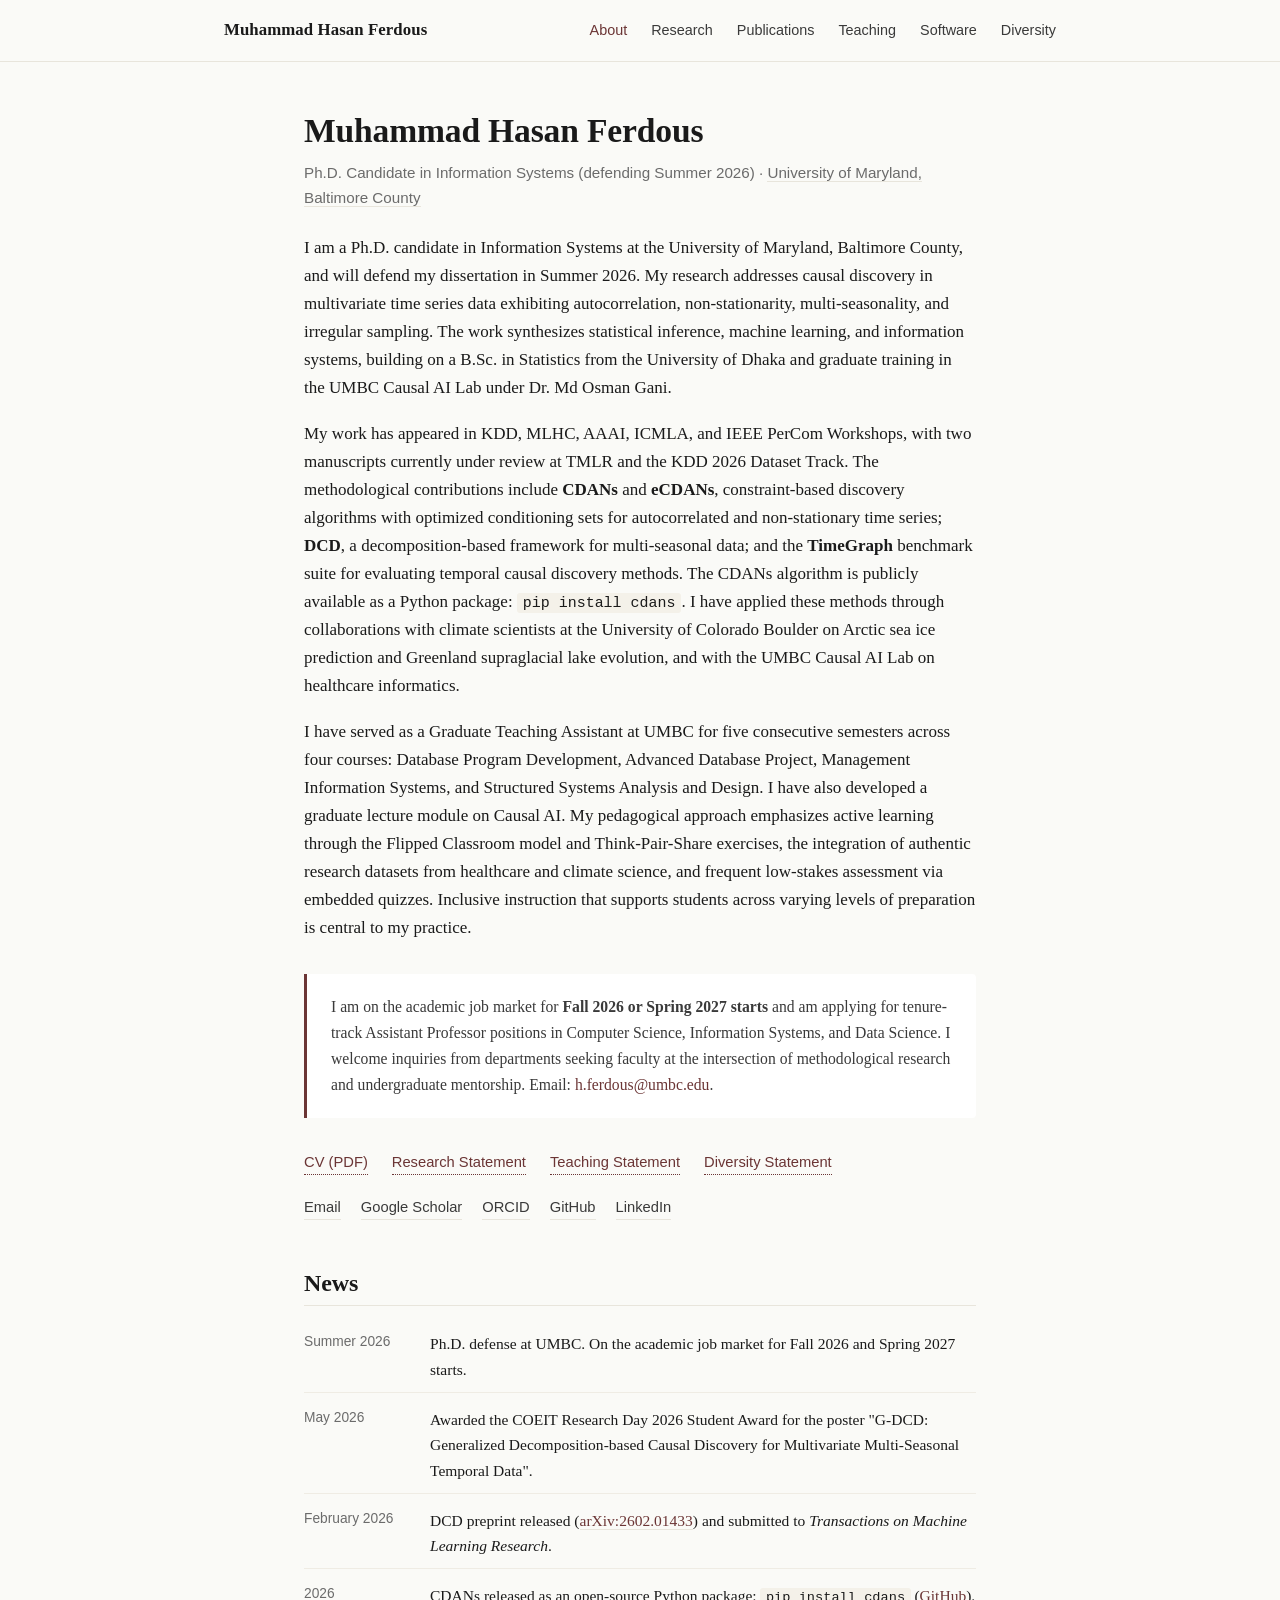
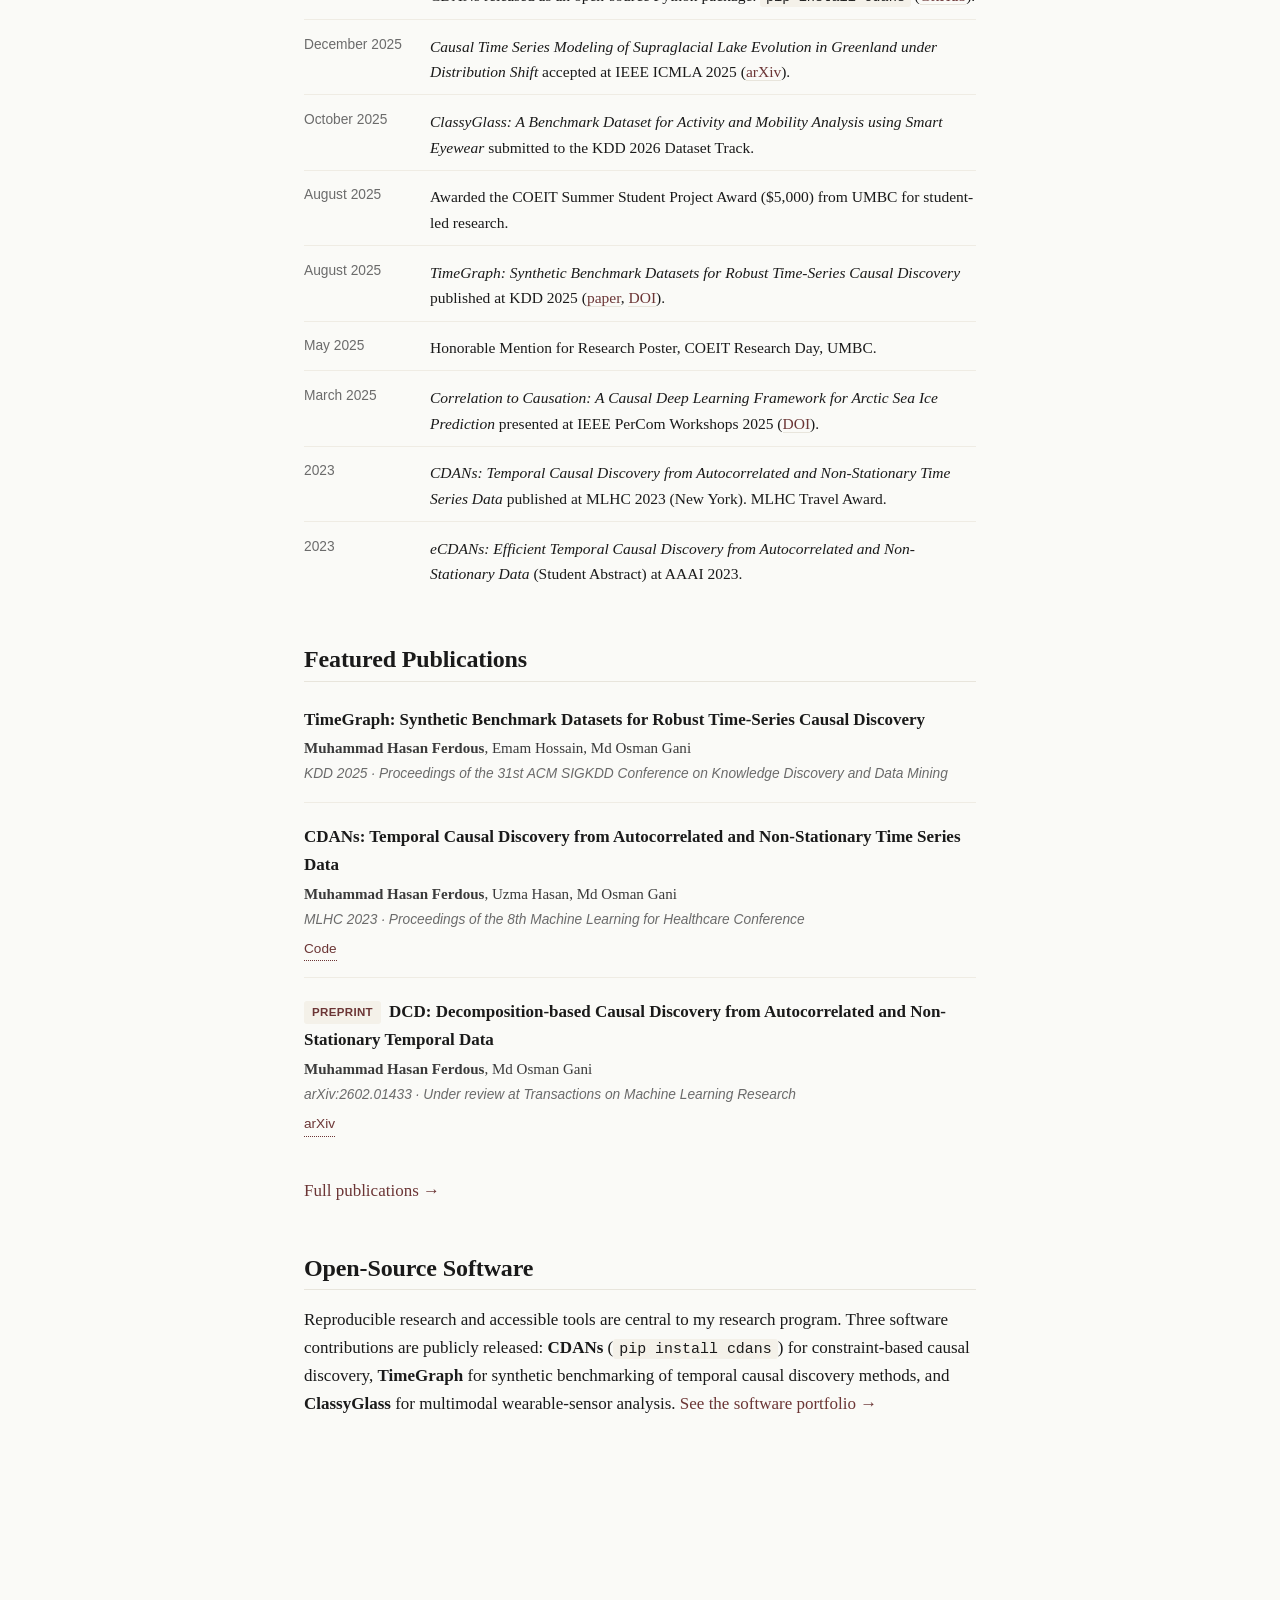
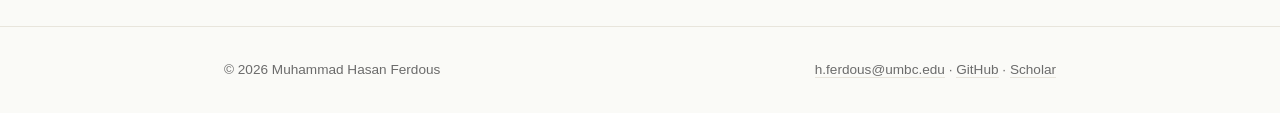
<file: index.html>
<!DOCTYPE html>
<html lang="en">
<head>
  <meta charset="UTF-8">
  <meta name="viewport" content="width=device-width, initial-scale=1.0">
  <title>Muhammad Hasan Ferdous</title>
  <meta name="description" content="Muhammad Hasan Ferdous, Ph.D. candidate in Information Systems at UMBC. Research on causal discovery in time series data and trustworthy machine learning.">
  <meta name="author" content="Muhammad Hasan Ferdous">

  <!-- Open Graph -->
  <meta property="og:title" content="Muhammad Hasan Ferdous">
  <meta property="og:description" content="Ph.D. candidate in Information Systems at UMBC. Research on causal discovery in time series data and trustworthy machine learning.">
  <meta property="og:url" content="https://mhasanferdous.github.io/">
  <meta property="og:type" content="website">

  <link rel="stylesheet" href="css/style.css">
  <link rel="canonical" href="https://mhasanferdous.github.io/">
</head>
<body>

<nav class="site-nav">
  <div class="nav-inner">
    <a href="index.html" class="nav-brand">Muhammad Hasan Ferdous</a>
    <div class="nav-links">
      <a href="index.html" class="active">About</a>
      <a href="research.html">Research</a>
      <a href="publications.html">Publications</a>
      <a href="teaching.html">Teaching</a>
      <a href="software.html">Software</a>
      <a href="diversity.html">Diversity</a>
    </div>
  </div>
</nav>

<main>
<div class="container">

<section class="hero">
  <h1>Muhammad Hasan Ferdous</h1>
  <p class="hero-meta">
    Ph.D. Candidate in Information Systems (defending Summer 2026) ·
    <a href="https://umbc.edu/">University of Maryland, Baltimore County</a>
  </p>

  <p>
    I am a Ph.D. candidate in Information Systems at the University of Maryland, Baltimore County, and will defend my dissertation in Summer 2026. My research addresses causal discovery in multivariate time series data exhibiting autocorrelation, non-stationarity, multi-seasonality, and irregular sampling. The work synthesizes statistical inference, machine learning, and information systems, building on a B.Sc. in Statistics from the University of Dhaka and graduate training in the UMBC Causal AI Lab under Dr. Md Osman Gani.
  </p>

  <p>
    My work has appeared in KDD, MLHC, AAAI, ICMLA, and IEEE PerCom Workshops, with two manuscripts currently under review at TMLR and the KDD 2026 Dataset Track. The methodological contributions include <strong>CDANs</strong> and <strong>eCDANs</strong>, constraint-based discovery algorithms with optimized conditioning sets for autocorrelated and non-stationary time series; <strong>DCD</strong>, a decomposition-based framework for multi-seasonal data; and the <strong>TimeGraph</strong> benchmark suite for evaluating temporal causal discovery methods. The CDANs algorithm is publicly available as a Python package: <code>pip install cdans</code>. I have applied these methods through collaborations with climate scientists at the University of Colorado Boulder on Arctic sea ice prediction and Greenland supraglacial lake evolution, and with the UMBC Causal AI Lab on healthcare informatics.
  </p>

  <p>
    I have served as a Graduate Teaching Assistant at UMBC for five consecutive semesters across four courses: Database Program Development, Advanced Database Project, Management Information Systems, and Structured Systems Analysis and Design. I have also developed a graduate lecture module on Causal AI. My pedagogical approach emphasizes active learning through the Flipped Classroom model and Think-Pair-Share exercises, the integration of authentic research datasets from healthcare and climate science, and frequent low-stakes assessment via embedded quizzes. Inclusive instruction that supports students across varying levels of preparation is central to my practice.
  </p>

  <div class="market-banner">
    <p>
      I am on the academic job market for <strong>Fall 2026 or Spring 2027 starts</strong> and am applying for tenure-track Assistant Professor positions in Computer Science, Information Systems, and Data Science. I welcome inquiries from departments seeking faculty at the intersection of methodological research and undergraduate mentorship. Email: <a href="mailto:h.ferdous@umbc.edu">h.ferdous@umbc.edu</a>.
    </p>
  </div>

  <div class="download-list">
    <a href="files/resume.pdf">CV (PDF)</a>
    <a href="files/research-statement.pdf">Research Statement</a>
    <a href="files/teaching-statement.pdf">Teaching Statement</a>
    <a href="files/diversity-statement.pdf">Diversity Statement</a>
  </div>

  <div class="social-links">
    <a href="mailto:h.ferdous@umbc.edu">Email</a>
    <a href="https://scholar.google.com/citations?user=fOBzV-QAAAAJ&amp;hl=en">Google Scholar</a>
    <a href="https://orcid.org/0000-0002-7182-1274">ORCID</a>
    <a href="https://github.com/hferdous">GitHub</a>
    <a href="https://linkedin.com/in/hasanferdous">LinkedIn</a>
  </div>
</section>

<section>
  <h2>News</h2>
  <ul class="news-list">
    <li>
      <span class="news-date">Summer 2026</span>
      <span class="news-body">Ph.D. defense at UMBC. On the academic job market for Fall 2026 and Spring 2027 starts.</span>
    </li>
    <li>
      <span class="news-date">May 2026</span>
      <span class="news-body">Awarded the COEIT Research Day 2026 Student Award for the poster "G-DCD: Generalized Decomposition-based Causal Discovery for Multivariate Multi-Seasonal Temporal Data".</span>
    </li>
    <li>
      <span class="news-date">February 2026</span>
      <span class="news-body">DCD preprint released (<a href="https://arxiv.org/abs/2602.01433">arXiv:2602.01433</a>) and submitted to <em>Transactions on Machine Learning Research</em>.</span>
    </li>
    <li>
      <span class="news-date">2026</span>
      <span class="news-body">CDANs released as an open-source Python package: <code>pip install cdans</code> (<a href="https://github.com/hferdous/CDANs">GitHub</a>).</span>
    </li>
    <li>
      <span class="news-date">December 2025</span>
      <span class="news-body"><em>Causal Time Series Modeling of Supraglacial Lake Evolution in Greenland under Distribution Shift</em> accepted at IEEE ICMLA 2025 (<a href="https://arxiv.org/abs/2510.15265">arXiv</a>).</span>
    </li>
    <li>
      <span class="news-date">October 2025</span>
      <span class="news-body"><em>ClassyGlass: A Benchmark Dataset for Activity and Mobility Analysis using Smart Eyewear</em> submitted to the KDD 2026 Dataset Track.</span>
    </li>
    <li>
      <span class="news-date">August 2025</span>
      <span class="news-body">Awarded the COEIT Summer Student Project Award ($5,000) from UMBC for student-led research.</span>
    </li>
    <li>
      <span class="news-date">August 2025</span>
      <span class="news-body"><em>TimeGraph: Synthetic Benchmark Datasets for Robust Time-Series Causal Discovery</em> published at KDD 2025 (<a href="publications.html">paper</a>, <a href="https://doi.org/10.1145/3711896.3737439">DOI</a>).</span>
    </li>
    <li>
      <span class="news-date">May 2025</span>
      <span class="news-body">Honorable Mention for Research Poster, COEIT Research Day, UMBC.</span>
    </li>
    <li>
      <span class="news-date">March 2025</span>
      <span class="news-body"><em>Correlation to Causation: A Causal Deep Learning Framework for Arctic Sea Ice Prediction</em> presented at IEEE PerCom Workshops 2025 (<a href="https://doi.org/10.1109/PerComWorkshops65533.2025.00042">DOI</a>).</span>
    </li>
    <li>
      <span class="news-date">2023</span>
      <span class="news-body"><em>CDANs: Temporal Causal Discovery from Autocorrelated and Non-Stationary Time Series Data</em> published at MLHC 2023 (New York). MLHC Travel Award.</span>
    </li>
    <li>
      <span class="news-date">2023</span>
      <span class="news-body"><em>eCDANs: Efficient Temporal Causal Discovery from Autocorrelated and Non-Stationary Data</em> (Student Abstract) at AAAI 2023.</span>
    </li>
  </ul>
</section>

<section>
  <h2>Featured Publications</h2>

  <ul class="entry-list">
    <li>
      <div class="pub-title">
        <a href="https://doi.org/10.1145/3711896.3737439">TimeGraph: Synthetic Benchmark Datasets for Robust Time-Series Causal Discovery</a>
      </div>
      <div class="pub-authors"><strong>Muhammad Hasan Ferdous</strong>, Emam Hossain, Md Osman Gani</div>
      <div class="pub-venue">KDD 2025 · Proceedings of the 31st ACM SIGKDD Conference on Knowledge Discovery and Data Mining</div>
    </li>

    <li>
      <div class="pub-title">CDANs: Temporal Causal Discovery from Autocorrelated and Non-Stationary Time Series Data</div>
      <div class="pub-authors"><strong>Muhammad Hasan Ferdous</strong>, Uzma Hasan, Md Osman Gani</div>
      <div class="pub-venue">MLHC 2023 · Proceedings of the 8th Machine Learning for Healthcare Conference</div>
      <div class="pub-links">
        <a href="https://github.com/hferdous/CDANs">Code</a>
      </div>
    </li>

    <li>
      <div class="pub-title">
        <span class="pub-badge">Preprint</span>DCD: Decomposition-based Causal Discovery from Autocorrelated and Non-Stationary Temporal Data
      </div>
      <div class="pub-authors"><strong>Muhammad Hasan Ferdous</strong>, Md Osman Gani</div>
      <div class="pub-venue">arXiv:2602.01433 · Under review at <em>Transactions on Machine Learning Research</em></div>
      <div class="pub-links">
        <a href="https://arxiv.org/abs/2602.01433">arXiv</a>
      </div>
    </li>
  </ul>

  <p style="margin-top: 1rem;"><a href="publications.html">Full publications &rarr;</a></p>
</section>

<section>
  <h2>Open-Source Software</h2>
  <p>
    Reproducible research and accessible tools are central to my research program. Three software contributions are publicly released:
    <strong>CDANs</strong> (<code>pip install cdans</code>) for constraint-based causal discovery,
    <strong>TimeGraph</strong> for synthetic benchmarking of temporal causal discovery methods, and
    <strong>ClassyGlass</strong> for multimodal wearable-sensor analysis.
    <a href="software.html">See the software portfolio &rarr;</a>
  </p>
</section>

</div>
</main>

<footer class="site-footer">
  <div class="container-wide">
    <span>&copy; 2026 Muhammad Hasan Ferdous</span>
    <span>
      <a href="mailto:h.ferdous@umbc.edu">h.ferdous@umbc.edu</a> ·
      <a href="https://github.com/hferdous">GitHub</a> ·
      <a href="https://scholar.google.com/citations?user=fOBzV-QAAAAJ&amp;hl=en">Scholar</a>
    </span>
  </div>
</footer>

</body>
</html>
</file>
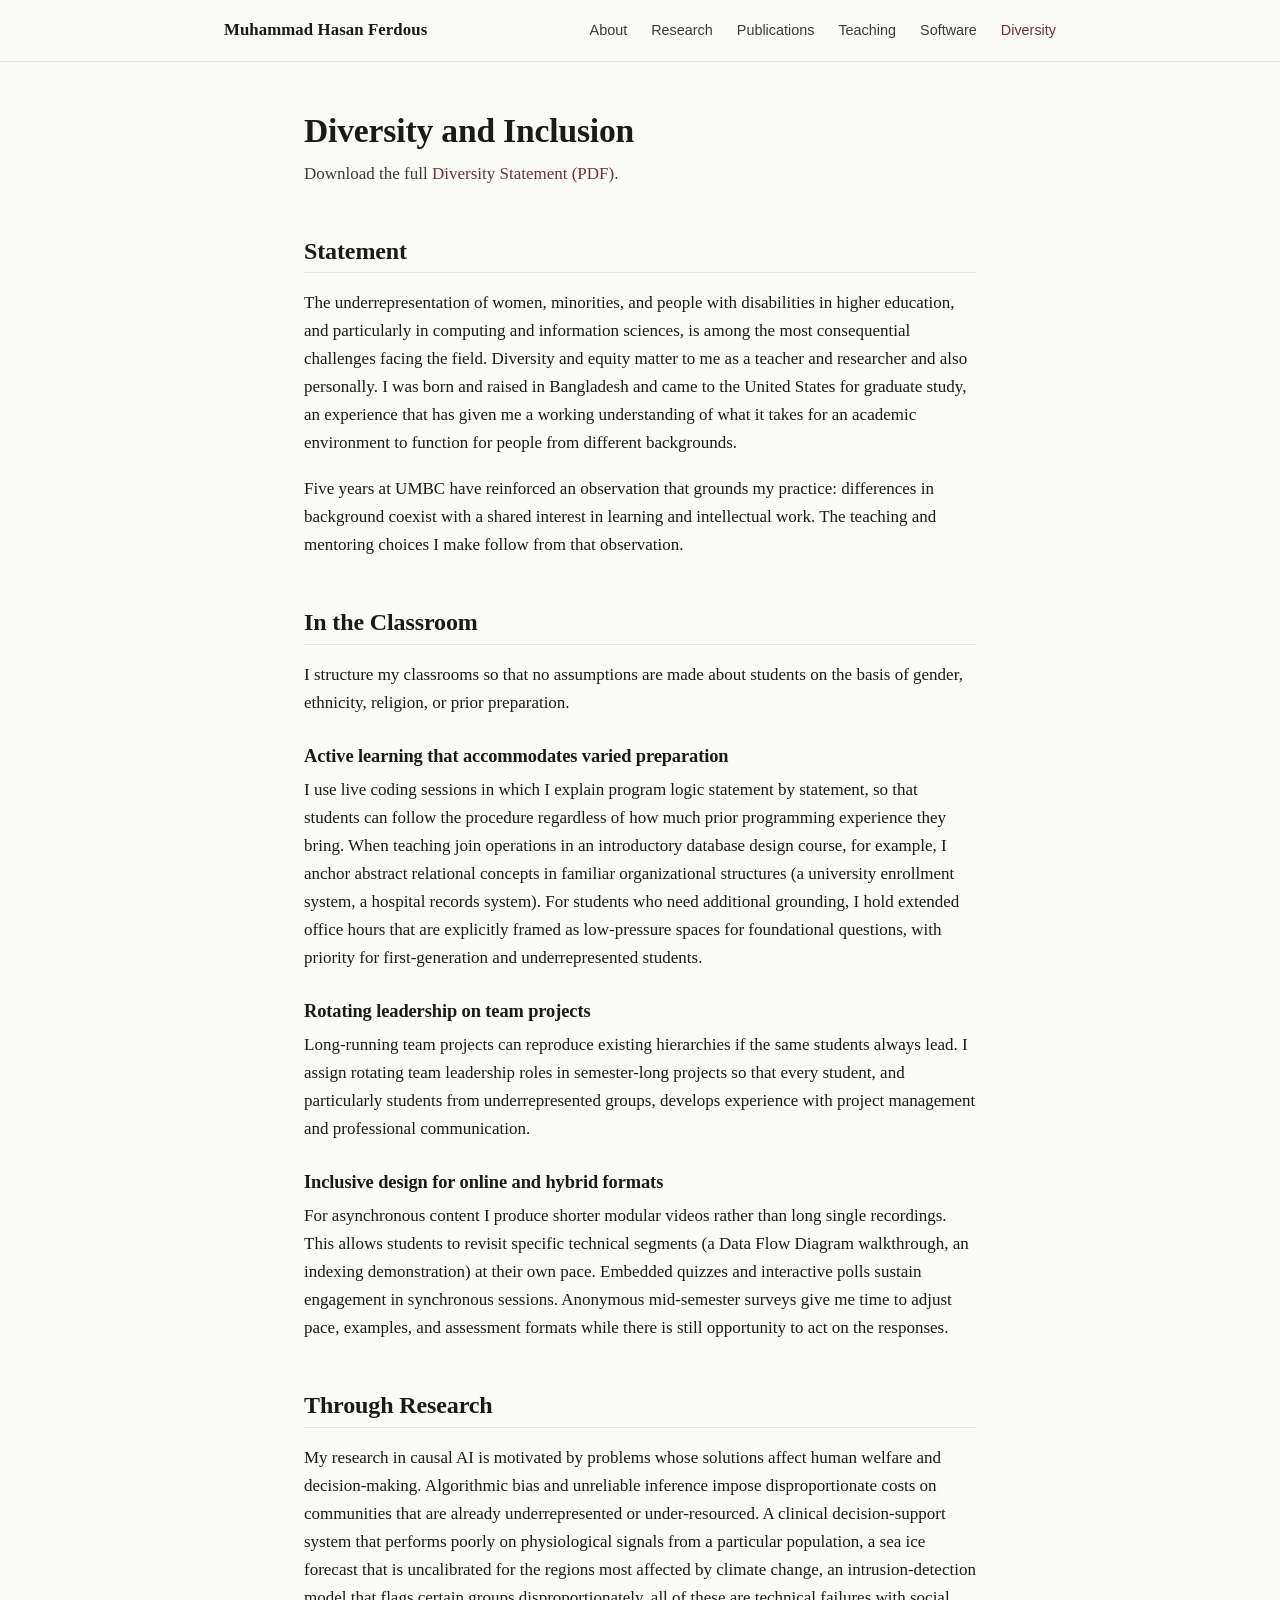
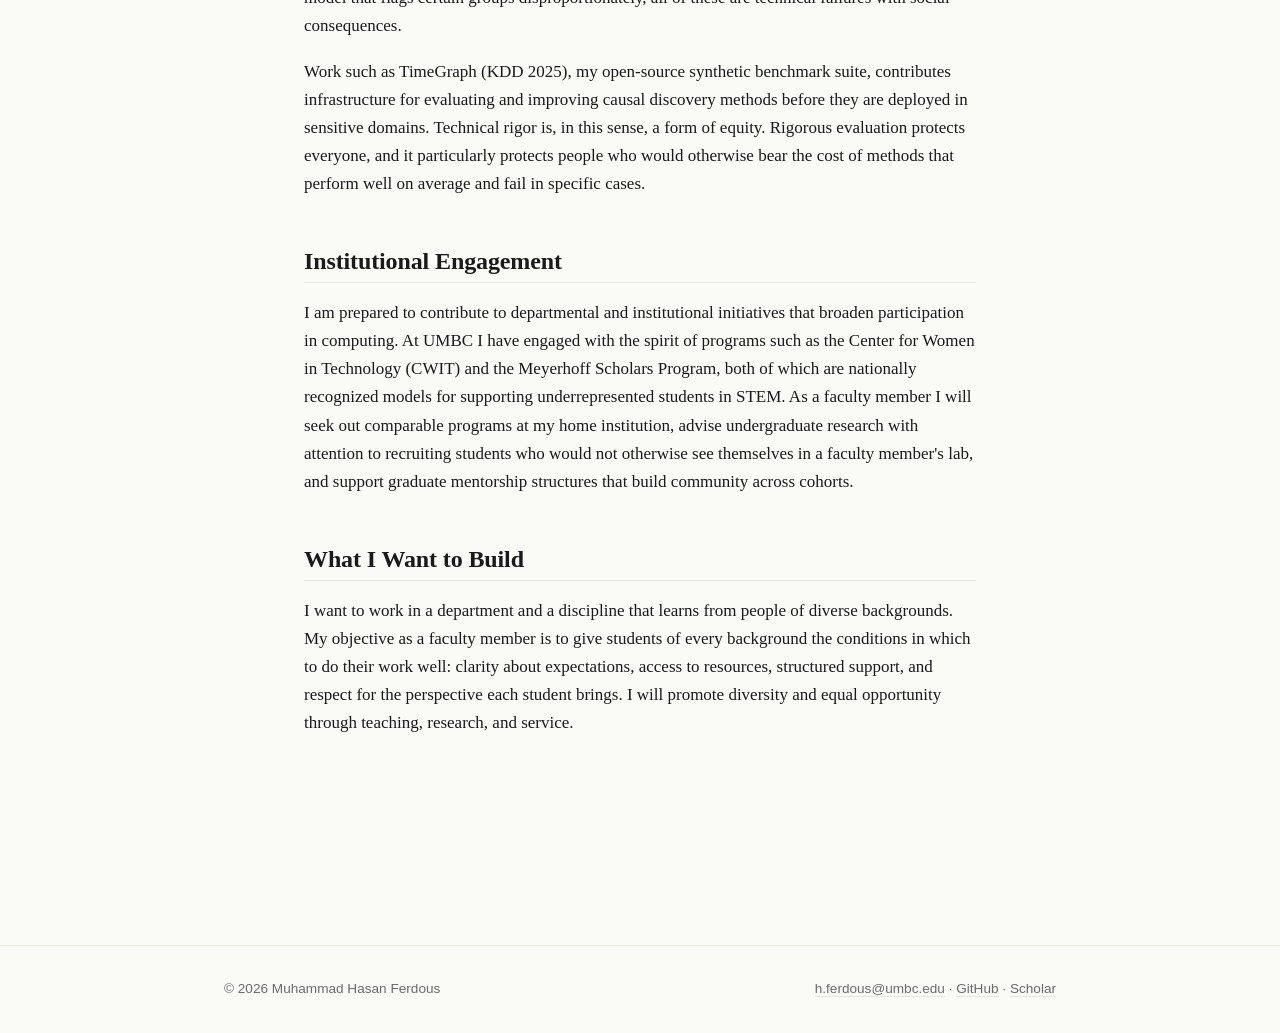
<file: diversity.html>
<!DOCTYPE html>
<html lang="en">
<head>
  <meta charset="UTF-8">
  <meta name="viewport" content="width=device-width, initial-scale=1.0">
  <title>Diversity and Inclusion · Muhammad Hasan Ferdous</title>
  <meta name="description" content="Commitment to diversity, equity, and inclusion in teaching, research, and service.">
  <link rel="stylesheet" href="css/style.css">
  <link rel="canonical" href="https://mhasanferdous.github.io/diversity.html">
</head>
<body>

<nav class="site-nav">
  <div class="nav-inner">
    <a href="index.html" class="nav-brand">Muhammad Hasan Ferdous</a>
    <div class="nav-links">
      <a href="index.html">About</a>
      <a href="research.html">Research</a>
      <a href="publications.html">Publications</a>
      <a href="teaching.html">Teaching</a>
      <a href="software.html">Software</a>
      <a href="diversity.html" class="active">Diversity</a>
    </div>
  </div>
</nav>

<main>
<div class="container">

<section>
  <h1>Diversity and Inclusion</h1>
  <p class="page-intro">
    Download the full <a href="files/diversity-statement.pdf">Diversity Statement (PDF)</a>.
  </p>
</section>

<section>
  <h2>Statement</h2>

  <p>
    The underrepresentation of women, minorities, and people with disabilities in higher education, and particularly in computing and information sciences, is among the most consequential challenges facing the field. Diversity and equity matter to me as a teacher and researcher and also personally. I was born and raised in Bangladesh and came to the United States for graduate study, an experience that has given me a working understanding of what it takes for an academic environment to function for people from different backgrounds.
  </p>

  <p>
    Five years at UMBC have reinforced an observation that grounds my practice: differences in background coexist with a shared interest in learning and intellectual work. The teaching and mentoring choices I make follow from that observation.
  </p>
</section>

<section>
  <h2>In the Classroom</h2>

  <p>
    I structure my classrooms so that no assumptions are made about students on the basis of gender, ethnicity, religion, or prior preparation.
  </p>

  <h3>Active learning that accommodates varied preparation</h3>
  <p>
    I use live coding sessions in which I explain program logic statement by statement, so that students can follow the procedure regardless of how much prior programming experience they bring. When teaching join operations in an introductory database design course, for example, I anchor abstract relational concepts in familiar organizational structures (a university enrollment system, a hospital records system). For students who need additional grounding, I hold extended office hours that are explicitly framed as low-pressure spaces for foundational questions, with priority for first-generation and underrepresented students.
  </p>

  <h3>Rotating leadership on team projects</h3>
  <p>
    Long-running team projects can reproduce existing hierarchies if the same students always lead. I assign rotating team leadership roles in semester-long projects so that every student, and particularly students from underrepresented groups, develops experience with project management and professional communication.
  </p>

  <h3>Inclusive design for online and hybrid formats</h3>
  <p>
    For asynchronous content I produce shorter modular videos rather than long single recordings. This allows students to revisit specific technical segments (a Data Flow Diagram walkthrough, an indexing demonstration) at their own pace. Embedded quizzes and interactive polls sustain engagement in synchronous sessions. Anonymous mid-semester surveys give me time to adjust pace, examples, and assessment formats while there is still opportunity to act on the responses.
  </p>
</section>

<section>
  <h2>Through Research</h2>

  <p>
    My research in causal AI is motivated by problems whose solutions affect human welfare and decision-making. Algorithmic bias and unreliable inference impose disproportionate costs on communities that are already underrepresented or under-resourced. A clinical decision-support system that performs poorly on physiological signals from a particular population, a sea ice forecast that is uncalibrated for the regions most affected by climate change, an intrusion-detection model that flags certain groups disproportionately, all of these are technical failures with social consequences.
  </p>

  <p>
    Work such as TimeGraph (KDD 2025), my open-source synthetic benchmark suite, contributes infrastructure for evaluating and improving causal discovery methods before they are deployed in sensitive domains. Technical rigor is, in this sense, a form of equity. Rigorous evaluation protects everyone, and it particularly protects people who would otherwise bear the cost of methods that perform well on average and fail in specific cases.
  </p>
</section>

<section>
  <h2>Institutional Engagement</h2>

  <p>
    I am prepared to contribute to departmental and institutional initiatives that broaden participation in computing. At UMBC I have engaged with the spirit of programs such as the Center for Women in Technology (CWIT) and the Meyerhoff Scholars Program, both of which are nationally recognized models for supporting underrepresented students in STEM. As a faculty member I will seek out comparable programs at my home institution, advise undergraduate research with attention to recruiting students who would not otherwise see themselves in a faculty member's lab, and support graduate mentorship structures that build community across cohorts.
  </p>
</section>

<section>
  <h2>What I Want to Build</h2>

  <p>
    I want to work in a department and a discipline that learns from people of diverse backgrounds. My objective as a faculty member is to give students of every background the conditions in which to do their work well: clarity about expectations, access to resources, structured support, and respect for the perspective each student brings. I will promote diversity and equal opportunity through teaching, research, and service.
  </p>
</section>

</div>
</main>

<footer class="site-footer">
  <div class="container-wide">
    <span>&copy; 2026 Muhammad Hasan Ferdous</span>
    <span>
      <a href="mailto:h.ferdous@umbc.edu">h.ferdous@umbc.edu</a> ·
      <a href="https://github.com/hferdous">GitHub</a> ·
      <a href="https://scholar.google.com/citations?user=fOBzV-QAAAAJ&amp;hl=en">Scholar</a>
    </span>
  </div>
</footer>

</body>
</html>
</file>
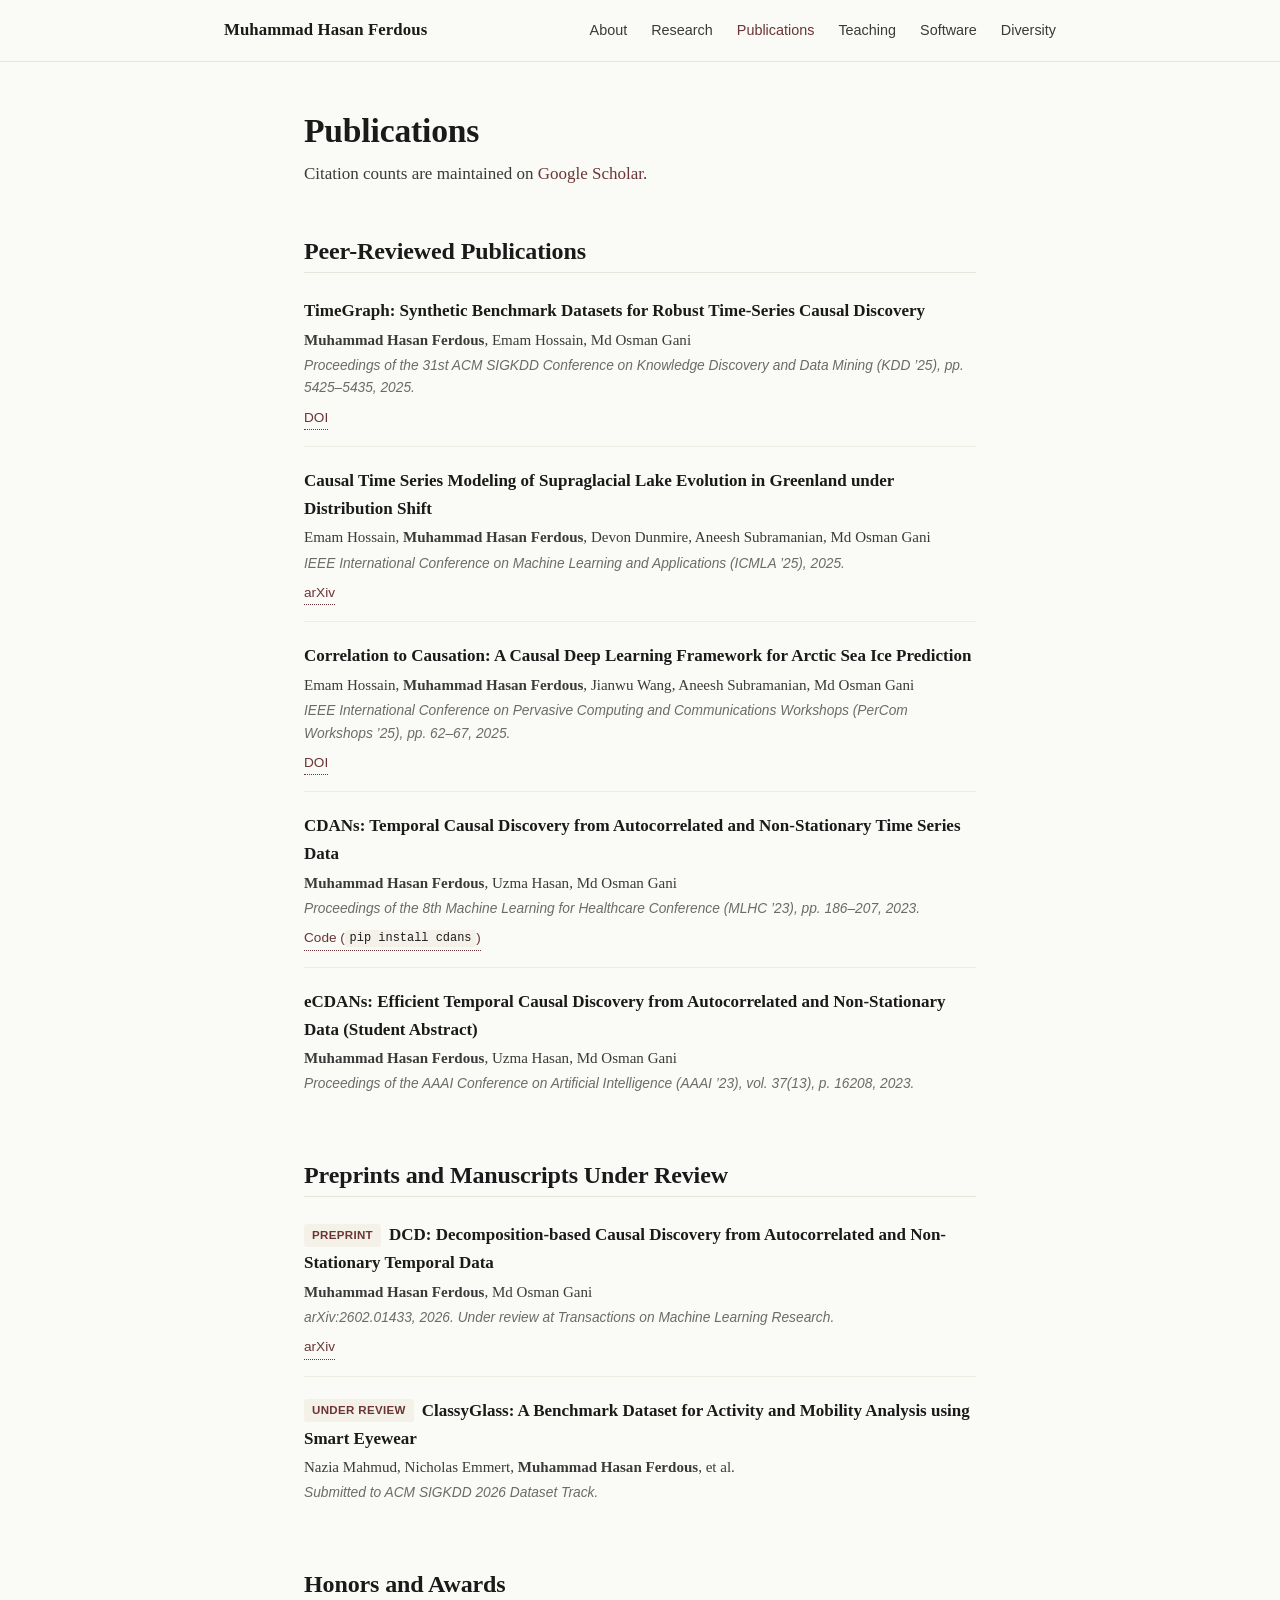
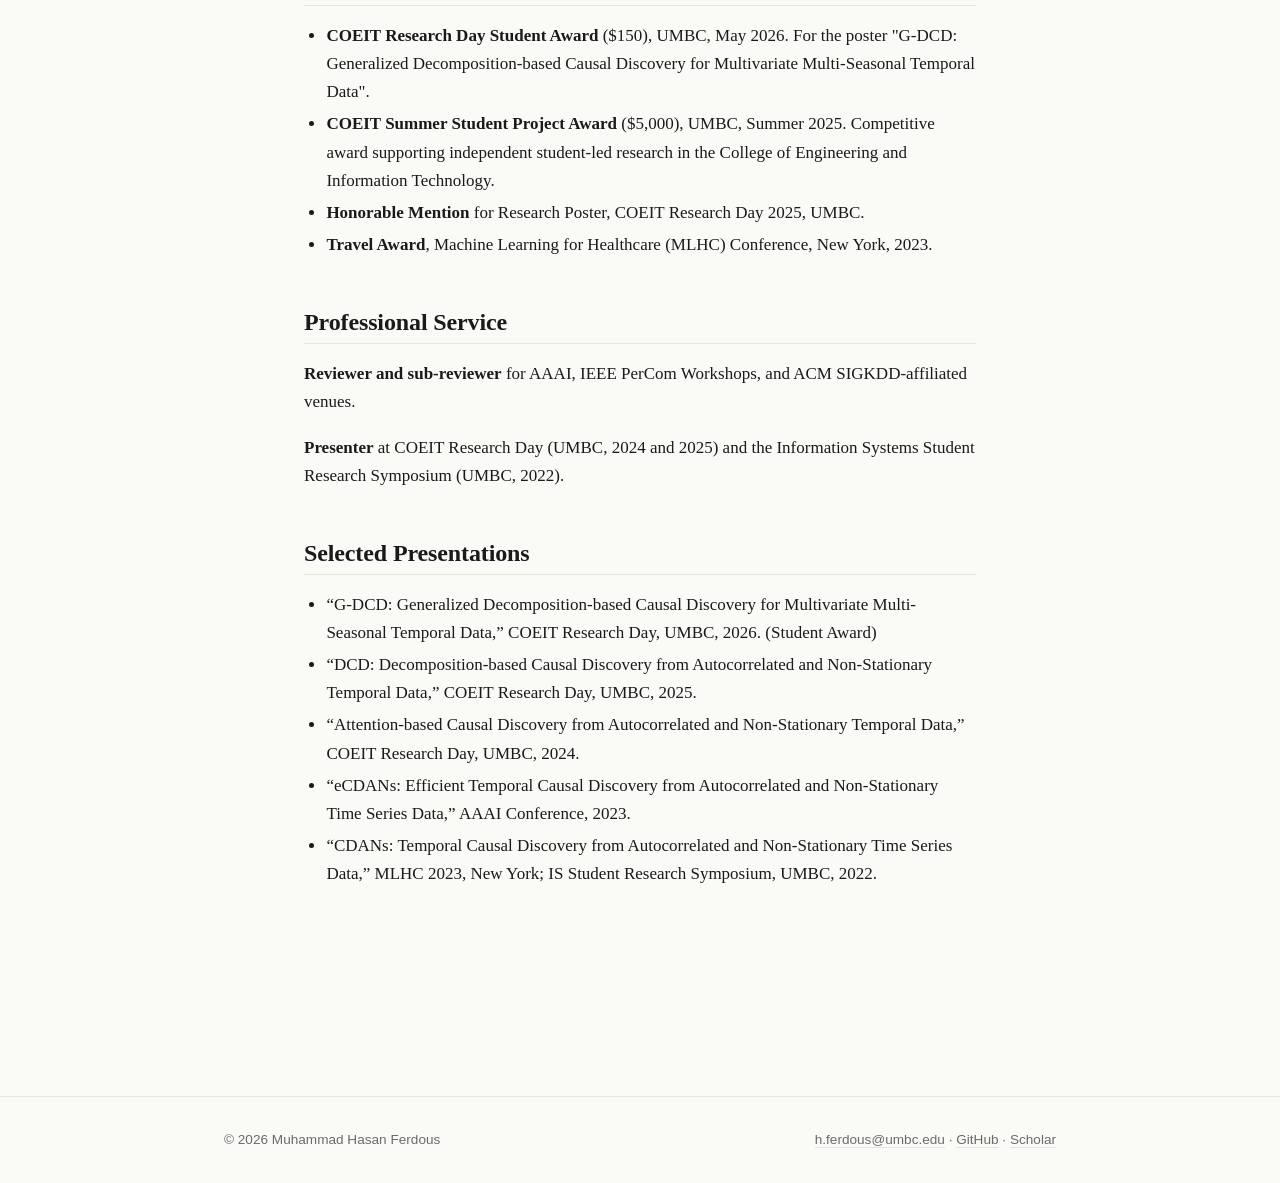
<file: publications.html>
<!DOCTYPE html>
<html lang="en">
<head>
  <meta charset="UTF-8">
  <meta name="viewport" content="width=device-width, initial-scale=1.0">
  <title>Publications · Muhammad Hasan Ferdous</title>
  <meta name="description" content="Publications, preprints, awards, and service of Muhammad Hasan Ferdous.">
  <link rel="stylesheet" href="css/style.css">
  <link rel="canonical" href="https://mhasanferdous.github.io/publications.html">
</head>
<body>

<nav class="site-nav">
  <div class="nav-inner">
    <a href="index.html" class="nav-brand">Muhammad Hasan Ferdous</a>
    <div class="nav-links">
      <a href="index.html">About</a>
      <a href="research.html">Research</a>
      <a href="publications.html" class="active">Publications</a>
      <a href="teaching.html">Teaching</a>
      <a href="software.html">Software</a>
      <a href="diversity.html">Diversity</a>
    </div>
  </div>
</nav>

<main>
<div class="container">

<section>
  <h1>Publications</h1>
  <p class="page-intro">
    Citation counts are maintained on <a href="https://scholar.google.com/citations?user=fOBzV-QAAAAJ&amp;hl=en">Google Scholar</a>.
  </p>
</section>

<section>
  <h2>Peer-Reviewed Publications</h2>

  <ul class="entry-list">
    <li>
      <div class="pub-title">
        <a href="https://doi.org/10.1145/3711896.3737439">TimeGraph: Synthetic Benchmark Datasets for Robust Time-Series Causal Discovery</a>
      </div>
      <div class="pub-authors"><strong>Muhammad Hasan Ferdous</strong>, Emam Hossain, Md Osman Gani</div>
      <div class="pub-venue">Proceedings of the 31st ACM SIGKDD Conference on Knowledge Discovery and Data Mining (KDD &rsquo;25), pp. 5425&ndash;5435, 2025.</div>
      <div class="pub-links">
        <a href="https://doi.org/10.1145/3711896.3737439">DOI</a>
      </div>
    </li>

    <li>
      <div class="pub-title">Causal Time Series Modeling of Supraglacial Lake Evolution in Greenland under Distribution Shift</div>
      <div class="pub-authors">Emam Hossain, <strong>Muhammad Hasan Ferdous</strong>, Devon Dunmire, Aneesh Subramanian, Md Osman Gani</div>
      <div class="pub-venue">IEEE International Conference on Machine Learning and Applications (ICMLA &rsquo;25), 2025.</div>
      <div class="pub-links">
        <a href="https://arxiv.org/abs/2510.15265">arXiv</a>
      </div>
    </li>

    <li>
      <div class="pub-title">
        <a href="https://doi.org/10.1109/PerComWorkshops65533.2025.00042">Correlation to Causation: A Causal Deep Learning Framework for Arctic Sea Ice Prediction</a>
      </div>
      <div class="pub-authors">Emam Hossain, <strong>Muhammad Hasan Ferdous</strong>, Jianwu Wang, Aneesh Subramanian, Md Osman Gani</div>
      <div class="pub-venue">IEEE International Conference on Pervasive Computing and Communications Workshops (PerCom Workshops &rsquo;25), pp. 62&ndash;67, 2025.</div>
      <div class="pub-links">
        <a href="https://doi.org/10.1109/PerComWorkshops65533.2025.00042">DOI</a>
      </div>
    </li>

    <li>
      <div class="pub-title">CDANs: Temporal Causal Discovery from Autocorrelated and Non-Stationary Time Series Data</div>
      <div class="pub-authors"><strong>Muhammad Hasan Ferdous</strong>, Uzma Hasan, Md Osman Gani</div>
      <div class="pub-venue">Proceedings of the 8th Machine Learning for Healthcare Conference (MLHC &rsquo;23), pp. 186&ndash;207, 2023.</div>
      <div class="pub-links">
        <a href="https://github.com/hferdous/CDANs">Code (<code>pip install cdans</code>)</a>
      </div>
    </li>

    <li>
      <div class="pub-title">eCDANs: Efficient Temporal Causal Discovery from Autocorrelated and Non-Stationary Data (Student Abstract)</div>
      <div class="pub-authors"><strong>Muhammad Hasan Ferdous</strong>, Uzma Hasan, Md Osman Gani</div>
      <div class="pub-venue">Proceedings of the AAAI Conference on Artificial Intelligence (AAAI &rsquo;23), vol. 37(13), p. 16208, 2023.</div>
    </li>
  </ul>
</section>

<section>
  <h2>Preprints and Manuscripts Under Review</h2>

  <ul class="entry-list">
    <li>
      <div class="pub-title">
        <span class="pub-badge">Preprint</span>DCD: Decomposition-based Causal Discovery from Autocorrelated and Non-Stationary Temporal Data
      </div>
      <div class="pub-authors"><strong>Muhammad Hasan Ferdous</strong>, Md Osman Gani</div>
      <div class="pub-venue">arXiv:2602.01433, 2026. Under review at <em>Transactions on Machine Learning Research</em>.</div>
      <div class="pub-links">
        <a href="https://arxiv.org/abs/2602.01433">arXiv</a>
      </div>
    </li>

    <li>
      <div class="pub-title">
        <span class="pub-badge">Under Review</span>ClassyGlass: A Benchmark Dataset for Activity and Mobility Analysis using Smart Eyewear
      </div>
      <div class="pub-authors">Nazia Mahmud, Nicholas Emmert, <strong>Muhammad Hasan Ferdous</strong>, et al.</div>
      <div class="pub-venue">Submitted to ACM SIGKDD 2026 Dataset Track.</div>
    </li>
  </ul>
</section>

<section>
  <h2>Honors and Awards</h2>
  <ul>
    <li><strong>COEIT Research Day Student Award</strong> ($150), UMBC, May 2026. For the poster "G-DCD: Generalized Decomposition-based Causal Discovery for Multivariate Multi-Seasonal Temporal Data".</li>
    <li><strong>COEIT Summer Student Project Award</strong> ($5,000), UMBC, Summer 2025. Competitive award supporting independent student-led research in the College of Engineering and Information Technology.</li>
    <li><strong>Honorable Mention</strong> for Research Poster, COEIT Research Day 2025, UMBC.</li>
    <li><strong>Travel Award</strong>, Machine Learning for Healthcare (MLHC) Conference, New York, 2023.</li>
  </ul>
</section>

<section>
  <h2>Professional Service</h2>
  <p><strong>Reviewer and sub-reviewer</strong> for AAAI, IEEE PerCom Workshops, and ACM SIGKDD-affiliated venues.</p>
  <p><strong>Presenter</strong> at COEIT Research Day (UMBC, 2024 and 2025) and the Information Systems Student Research Symposium (UMBC, 2022).</p>
</section>

<section>
  <h2>Selected Presentations</h2>
  <ul>
    <li>&ldquo;G-DCD: Generalized Decomposition-based Causal Discovery for Multivariate Multi-Seasonal Temporal Data,&rdquo; COEIT Research Day, UMBC, 2026. (Student Award)</li>
    <li>&ldquo;DCD: Decomposition-based Causal Discovery from Autocorrelated and Non-Stationary Temporal Data,&rdquo; COEIT Research Day, UMBC, 2025.</li>
    <li>&ldquo;Attention-based Causal Discovery from Autocorrelated and Non-Stationary Temporal Data,&rdquo; COEIT Research Day, UMBC, 2024.</li>
    <li>&ldquo;eCDANs: Efficient Temporal Causal Discovery from Autocorrelated and Non-Stationary Time Series Data,&rdquo; AAAI Conference, 2023.</li>
    <li>&ldquo;CDANs: Temporal Causal Discovery from Autocorrelated and Non-Stationary Time Series Data,&rdquo; MLHC 2023, New York; IS Student Research Symposium, UMBC, 2022.</li>
  </ul>
</section>

</div>
</main>

<footer class="site-footer">
  <div class="container-wide">
    <span>&copy; 2026 Muhammad Hasan Ferdous</span>
    <span>
      <a href="mailto:h.ferdous@umbc.edu">h.ferdous@umbc.edu</a> ·
      <a href="https://github.com/hferdous">GitHub</a> ·
      <a href="https://scholar.google.com/citations?user=fOBzV-QAAAAJ&amp;hl=en">Scholar</a>
    </span>
  </div>
</footer>

</body>
</html>
</file>
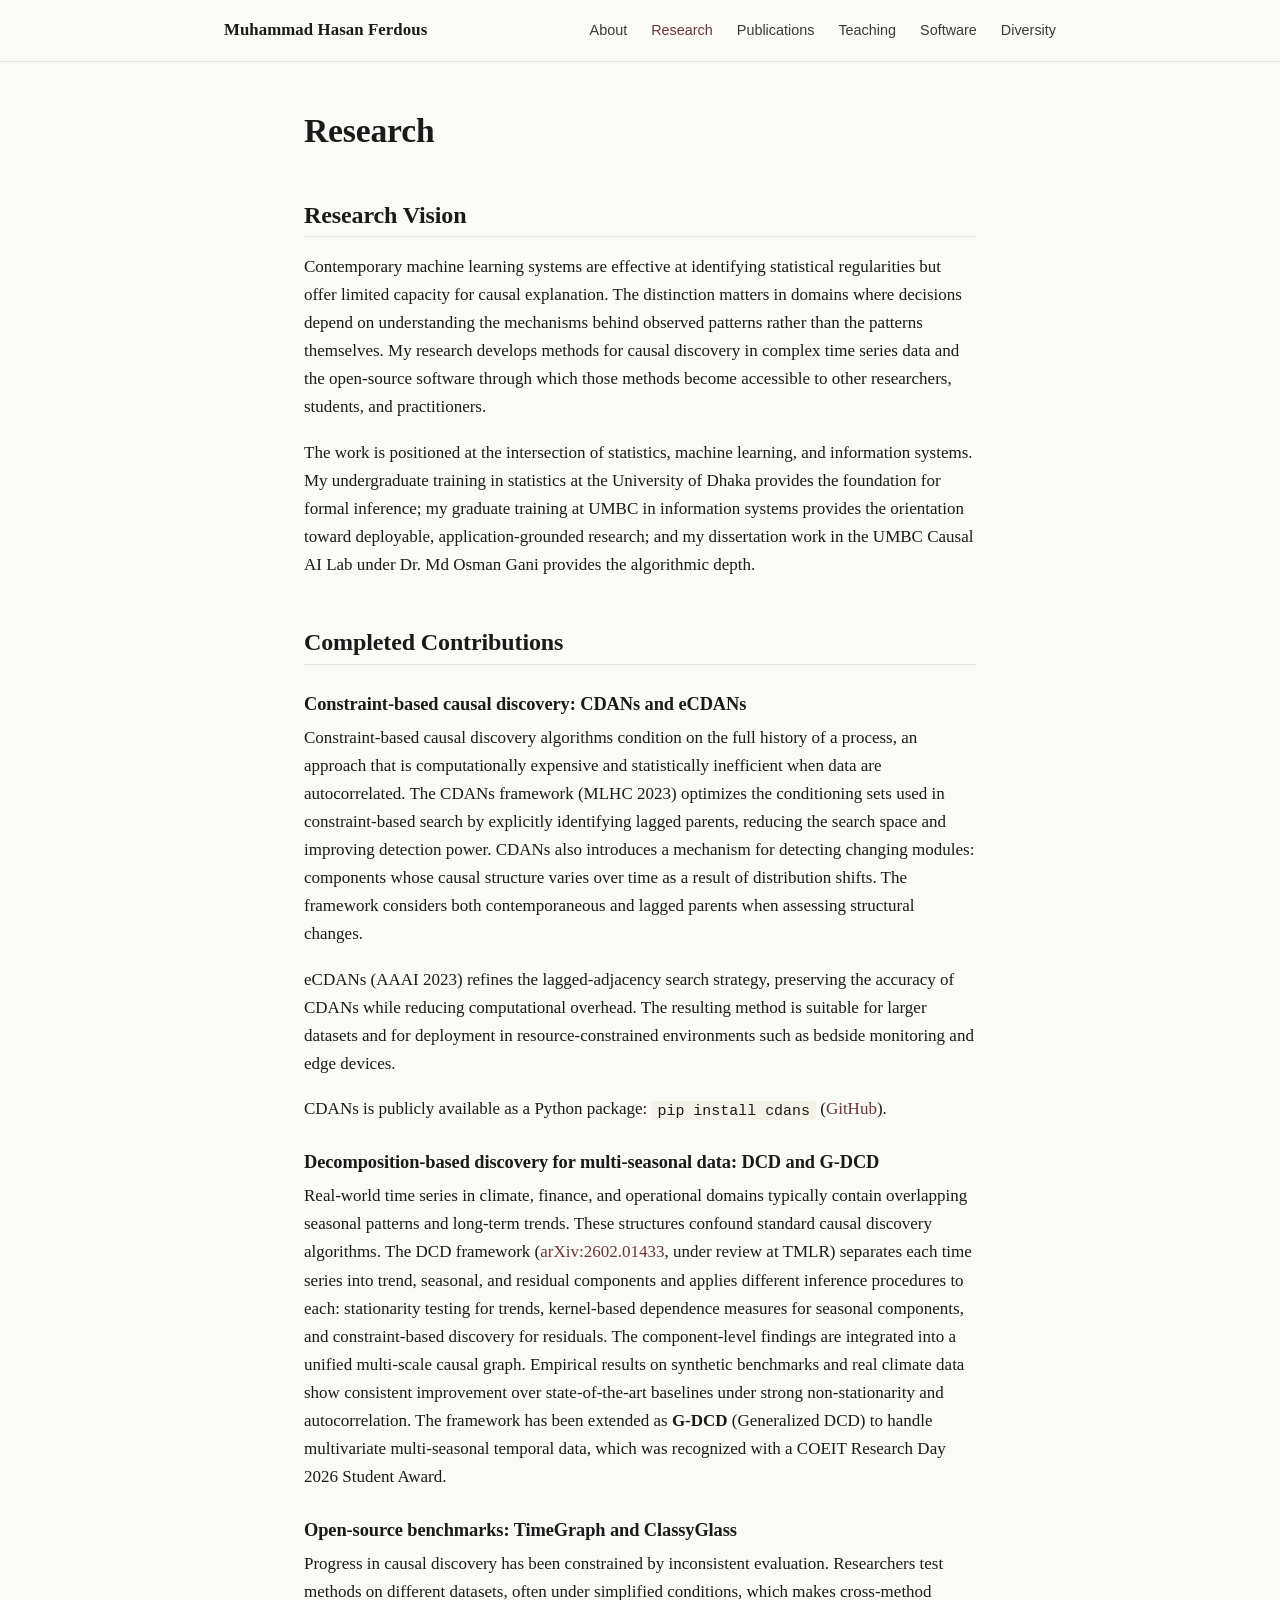
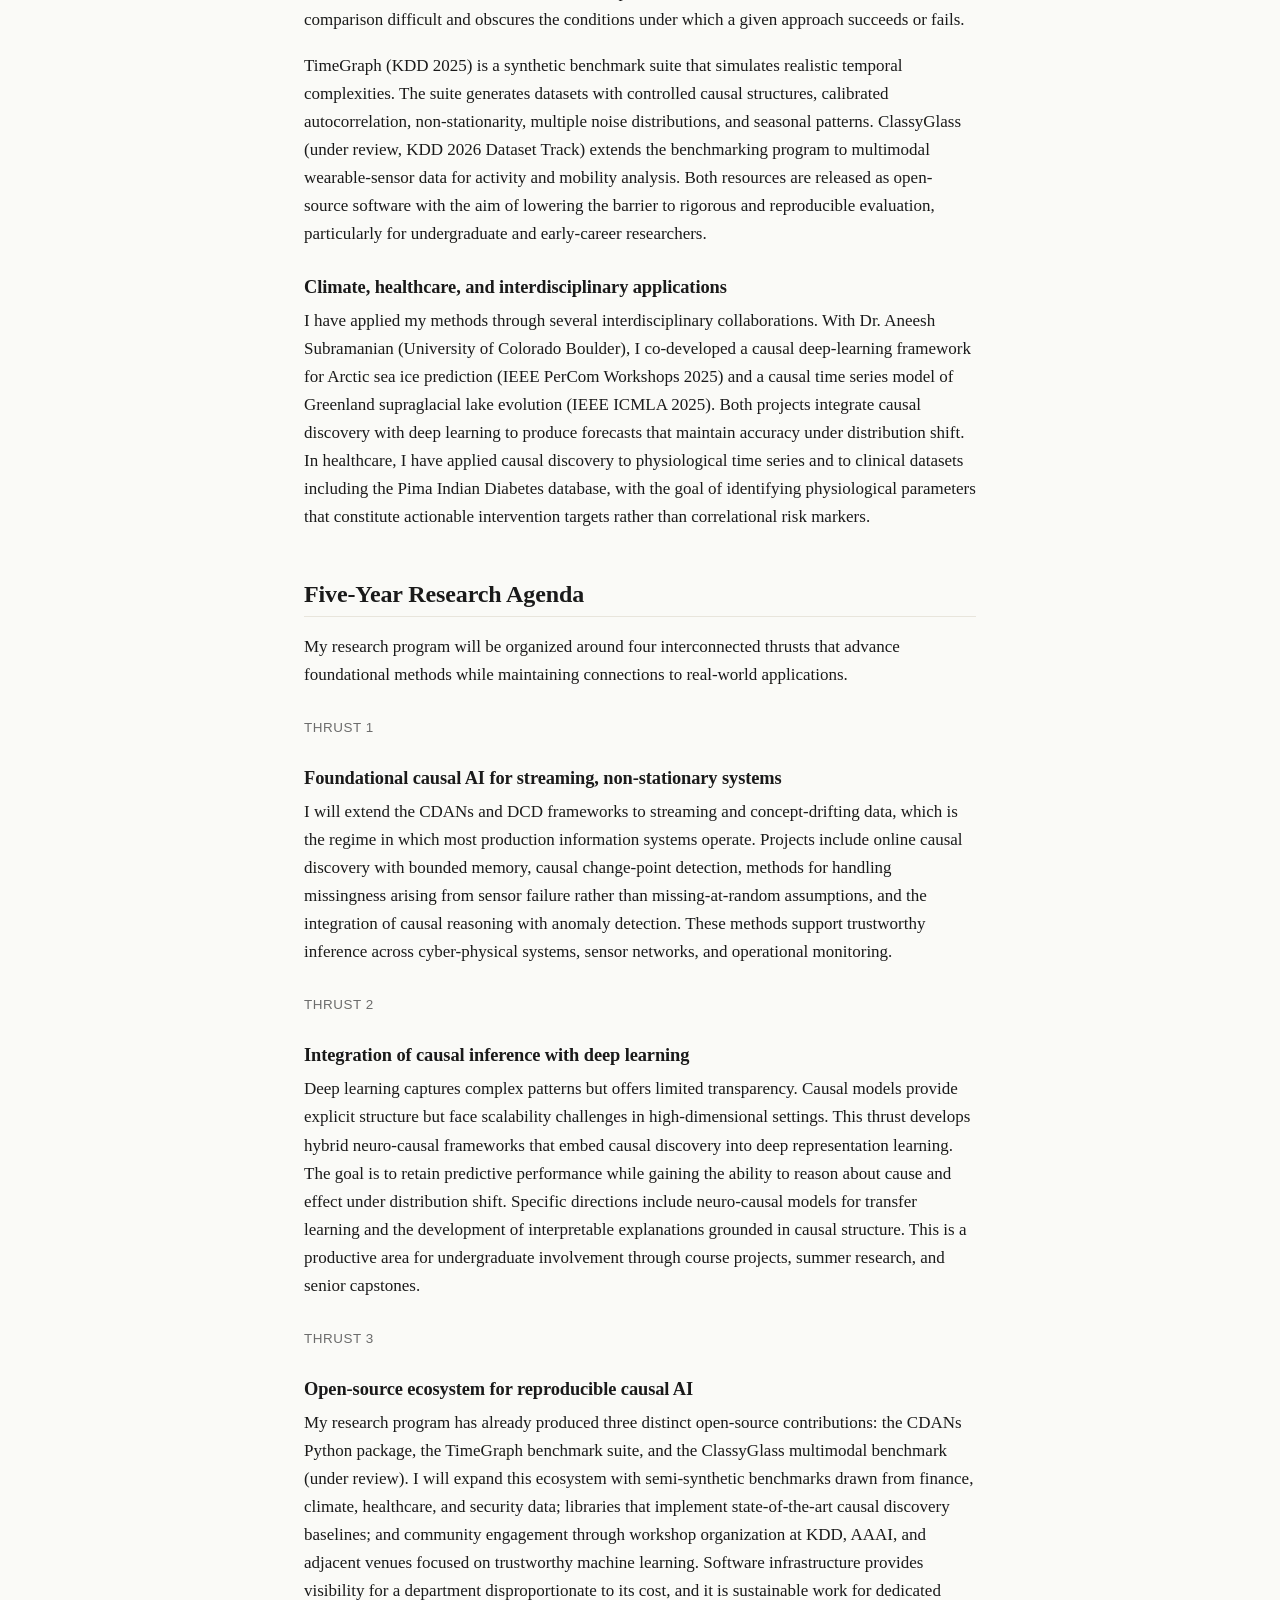
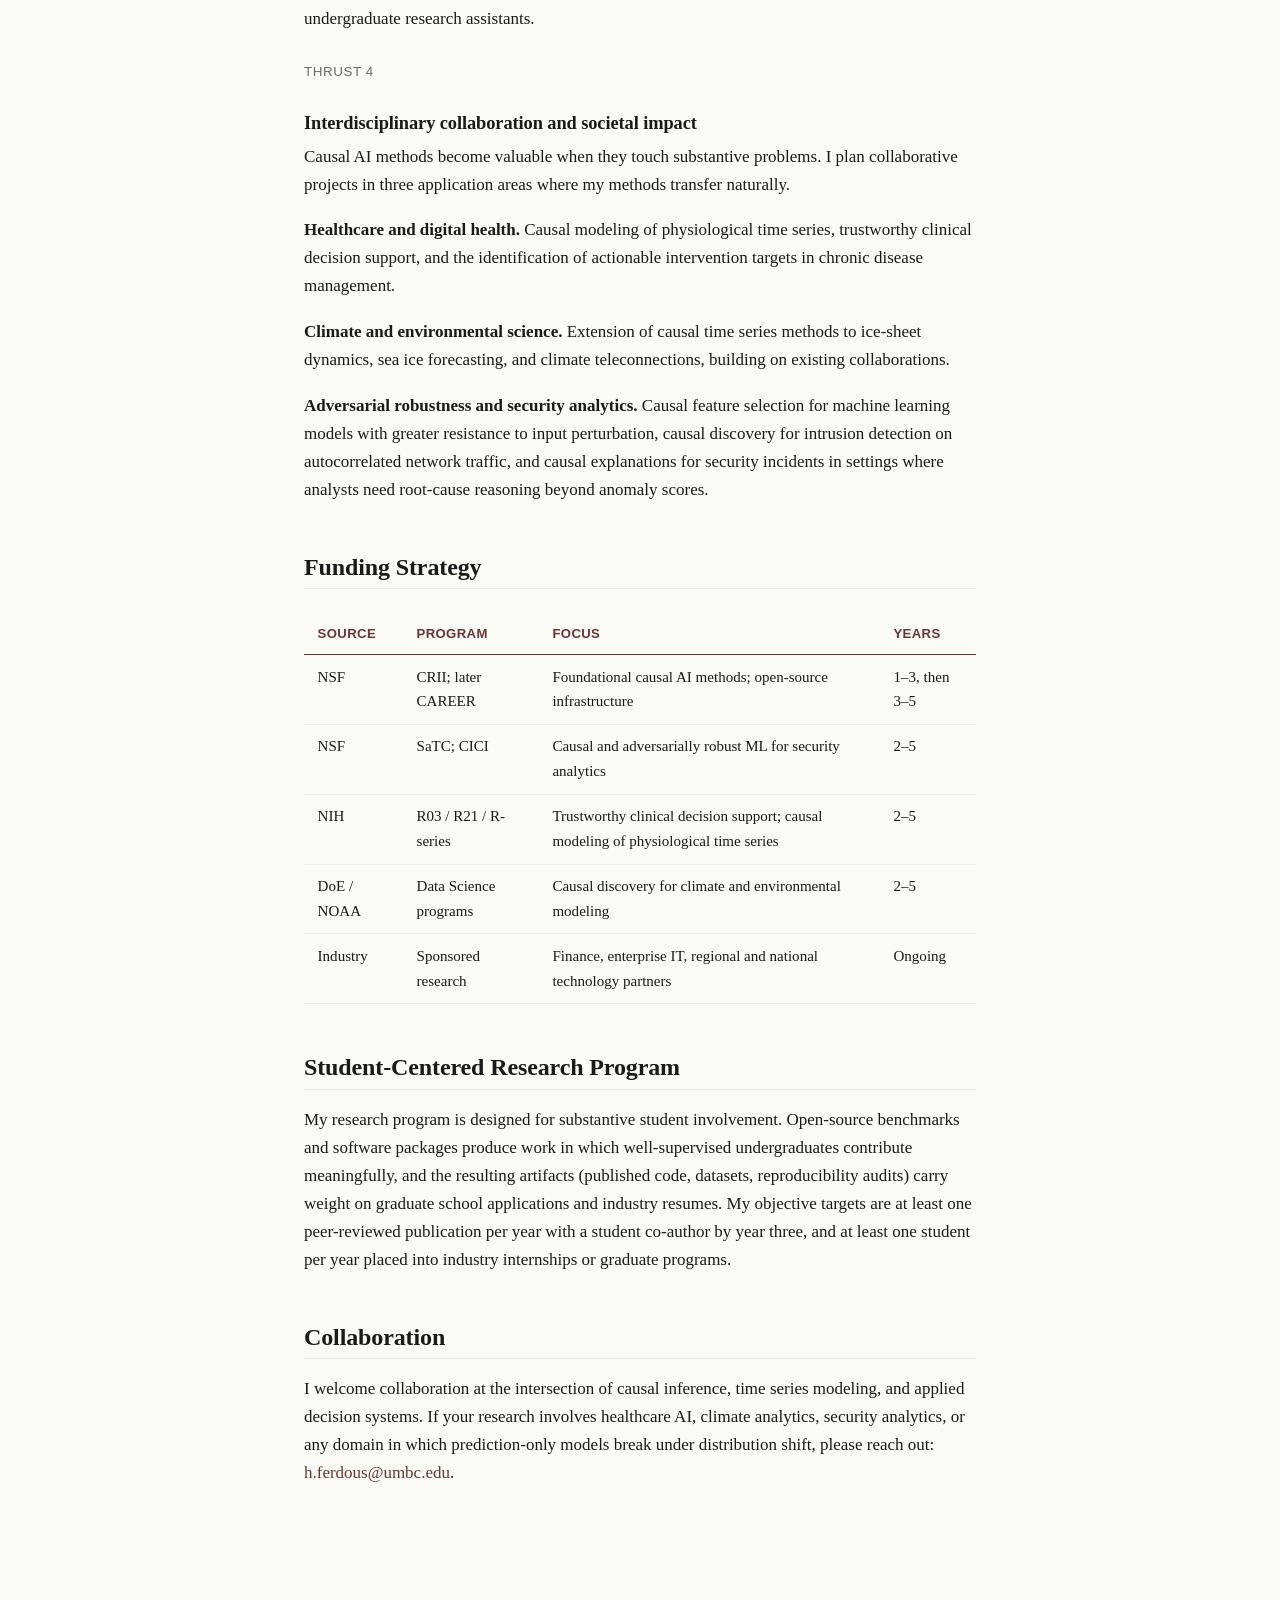
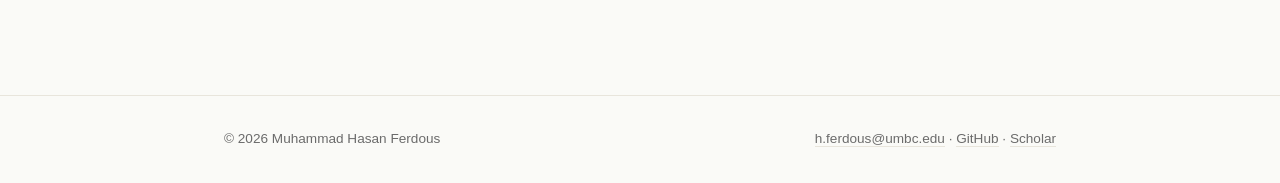
<file: research.html>
<!DOCTYPE html>
<html lang="en">
<head>
  <meta charset="UTF-8">
  <meta name="viewport" content="width=device-width, initial-scale=1.0">
  <title>Research · Muhammad Hasan Ferdous</title>
  <meta name="description" content="Research program: causal discovery methods for complex time series data, open-source benchmarks, and interdisciplinary applications.">
  <link rel="stylesheet" href="css/style.css">
  <link rel="canonical" href="https://mhasanferdous.github.io/research.html">
</head>
<body>

<nav class="site-nav">
  <div class="nav-inner">
    <a href="index.html" class="nav-brand">Muhammad Hasan Ferdous</a>
    <div class="nav-links">
      <a href="index.html">About</a>
      <a href="research.html" class="active">Research</a>
      <a href="publications.html">Publications</a>
      <a href="teaching.html">Teaching</a>
      <a href="software.html">Software</a>
      <a href="diversity.html">Diversity</a>
    </div>
  </div>
</nav>

<main>
<div class="container">

<section>
  <h1>Research</h1>
</section>

<section>
  <h2>Research Vision</h2>

  <p>
    Contemporary machine learning systems are effective at identifying statistical regularities but offer limited capacity for causal explanation. The distinction matters in domains where decisions depend on understanding the mechanisms behind observed patterns rather than the patterns themselves. My research develops methods for causal discovery in complex time series data and the open-source software through which those methods become accessible to other researchers, students, and practitioners.
  </p>

  <p>
    The work is positioned at the intersection of statistics, machine learning, and information systems. My undergraduate training in statistics at the University of Dhaka provides the foundation for formal inference; my graduate training at UMBC in information systems provides the orientation toward deployable, application-grounded research; and my dissertation work in the UMBC Causal AI Lab under Dr. Md Osman Gani provides the algorithmic depth.
  </p>
</section>

<section>
  <h2>Completed Contributions</h2>

  <h3>Constraint-based causal discovery: CDANs and eCDANs</h3>
  <p>
    Constraint-based causal discovery algorithms condition on the full history of a process, an approach that is computationally expensive and statistically inefficient when data are autocorrelated. The CDANs framework (MLHC 2023) optimizes the conditioning sets used in constraint-based search by explicitly identifying lagged parents, reducing the search space and improving detection power. CDANs also introduces a mechanism for detecting changing modules: components whose causal structure varies over time as a result of distribution shifts. The framework considers both contemporaneous and lagged parents when assessing structural changes.
  </p>
  <p>
    eCDANs (AAAI 2023) refines the lagged-adjacency search strategy, preserving the accuracy of CDANs while reducing computational overhead. The resulting method is suitable for larger datasets and for deployment in resource-constrained environments such as bedside monitoring and edge devices.
  </p>
  <p>
    CDANs is publicly available as a Python package: <code>pip install cdans</code> (<a href="https://github.com/hferdous/CDANs">GitHub</a>).
  </p>

  <h3>Decomposition-based discovery for multi-seasonal data: DCD and G-DCD</h3>
  <p>
    Real-world time series in climate, finance, and operational domains typically contain overlapping seasonal patterns and long-term trends. These structures confound standard causal discovery algorithms. The DCD framework (<a href="https://arxiv.org/abs/2602.01433">arXiv:2602.01433</a>, under review at TMLR) separates each time series into trend, seasonal, and residual components and applies different inference procedures to each: stationarity testing for trends, kernel-based dependence measures for seasonal components, and constraint-based discovery for residuals. The component-level findings are integrated into a unified multi-scale causal graph. Empirical results on synthetic benchmarks and real climate data show consistent improvement over state-of-the-art baselines under strong non-stationarity and autocorrelation. The framework has been extended as <strong>G-DCD</strong> (Generalized DCD) to handle multivariate multi-seasonal temporal data, which was recognized with a COEIT Research Day 2026 Student Award.
  </p>

  <h3>Open-source benchmarks: TimeGraph and ClassyGlass</h3>
  <p>
    Progress in causal discovery has been constrained by inconsistent evaluation. Researchers test methods on different datasets, often under simplified conditions, which makes cross-method comparison difficult and obscures the conditions under which a given approach succeeds or fails.
  </p>
  <p>
    TimeGraph (KDD 2025) is a synthetic benchmark suite that simulates realistic temporal complexities. The suite generates datasets with controlled causal structures, calibrated autocorrelation, non-stationarity, multiple noise distributions, and seasonal patterns. ClassyGlass (under review, KDD 2026 Dataset Track) extends the benchmarking program to multimodal wearable-sensor data for activity and mobility analysis. Both resources are released as open-source software with the aim of lowering the barrier to rigorous and reproducible evaluation, particularly for undergraduate and early-career researchers.
  </p>

  <h3>Climate, healthcare, and interdisciplinary applications</h3>
  <p>
    I have applied my methods through several interdisciplinary collaborations. With Dr. Aneesh Subramanian (University of Colorado Boulder), I co-developed a causal deep-learning framework for Arctic sea ice prediction (IEEE PerCom Workshops 2025) and a causal time series model of Greenland supraglacial lake evolution (IEEE ICMLA 2025). Both projects integrate causal discovery with deep learning to produce forecasts that maintain accuracy under distribution shift. In healthcare, I have applied causal discovery to physiological time series and to clinical datasets including the Pima Indian Diabetes database, with the goal of identifying physiological parameters that constitute actionable intervention targets rather than correlational risk markers.
  </p>
</section>

<section>
  <h2>Five-Year Research Agenda</h2>

  <p>
    My research program will be organized around four interconnected thrusts that advance foundational methods while maintaining connections to real-world applications.
  </p>

  <div class="thrust">
    <p class="thrust-note">Thrust 1</p>
    <h3>Foundational causal AI for streaming, non-stationary systems</h3>
    <p>
      I will extend the CDANs and DCD frameworks to streaming and concept-drifting data, which is the regime in which most production information systems operate. Projects include online causal discovery with bounded memory, causal change-point detection, methods for handling missingness arising from sensor failure rather than missing-at-random assumptions, and the integration of causal reasoning with anomaly detection. These methods support trustworthy inference across cyber-physical systems, sensor networks, and operational monitoring.
    </p>
  </div>

  <div class="thrust">
    <p class="thrust-note">Thrust 2</p>
    <h3>Integration of causal inference with deep learning</h3>
    <p>
      Deep learning captures complex patterns but offers limited transparency. Causal models provide explicit structure but face scalability challenges in high-dimensional settings. This thrust develops hybrid neuro-causal frameworks that embed causal discovery into deep representation learning. The goal is to retain predictive performance while gaining the ability to reason about cause and effect under distribution shift. Specific directions include neuro-causal models for transfer learning and the development of interpretable explanations grounded in causal structure. This is a productive area for undergraduate involvement through course projects, summer research, and senior capstones.
    </p>
  </div>

  <div class="thrust">
    <p class="thrust-note">Thrust 3</p>
    <h3>Open-source ecosystem for reproducible causal AI</h3>
    <p>
      My research program has already produced three distinct open-source contributions: the CDANs Python package, the TimeGraph benchmark suite, and the ClassyGlass multimodal benchmark (under review). I will expand this ecosystem with semi-synthetic benchmarks drawn from finance, climate, healthcare, and security data; libraries that implement state-of-the-art causal discovery baselines; and community engagement through workshop organization at KDD, AAAI, and adjacent venues focused on trustworthy machine learning. Software infrastructure provides visibility for a department disproportionate to its cost, and it is sustainable work for dedicated undergraduate research assistants.
    </p>
  </div>

  <div class="thrust">
    <p class="thrust-note">Thrust 4</p>
    <h3>Interdisciplinary collaboration and societal impact</h3>
    <p>
      Causal AI methods become valuable when they touch substantive problems. I plan collaborative projects in three application areas where my methods transfer naturally.
    </p>
    <p>
      <strong>Healthcare and digital health.</strong> Causal modeling of physiological time series, trustworthy clinical decision support, and the identification of actionable intervention targets in chronic disease management.
    </p>
    <p>
      <strong>Climate and environmental science.</strong> Extension of causal time series methods to ice-sheet dynamics, sea ice forecasting, and climate teleconnections, building on existing collaborations.
    </p>
    <p>
      <strong>Adversarial robustness and security analytics.</strong> Causal feature selection for machine learning models with greater resistance to input perturbation, causal discovery for intrusion detection on autocorrelated network traffic, and causal explanations for security incidents in settings where analysts need root-cause reasoning beyond anomaly scores.
    </p>
  </div>
</section>

<section>
  <h2>Funding Strategy</h2>
  <table class="data-table">
    <thead>
      <tr>
        <th>Source</th>
        <th>Program</th>
        <th>Focus</th>
        <th>Years</th>
      </tr>
    </thead>
    <tbody>
      <tr>
        <td>NSF</td>
        <td>CRII; later CAREER</td>
        <td>Foundational causal AI methods; open-source infrastructure</td>
        <td>1&ndash;3, then 3&ndash;5</td>
      </tr>
      <tr>
        <td>NSF</td>
        <td>SaTC; CICI</td>
        <td>Causal and adversarially robust ML for security analytics</td>
        <td>2&ndash;5</td>
      </tr>
      <tr>
        <td>NIH</td>
        <td>R03 / R21 / R-series</td>
        <td>Trustworthy clinical decision support; causal modeling of physiological time series</td>
        <td>2&ndash;5</td>
      </tr>
      <tr>
        <td>DoE / NOAA</td>
        <td>Data Science programs</td>
        <td>Causal discovery for climate and environmental modeling</td>
        <td>2&ndash;5</td>
      </tr>
      <tr>
        <td>Industry</td>
        <td>Sponsored research</td>
        <td>Finance, enterprise IT, regional and national technology partners</td>
        <td>Ongoing</td>
      </tr>
    </tbody>
  </table>
</section>

<section>
  <h2>Student-Centered Research Program</h2>
  <p>
    My research program is designed for substantive student involvement. Open-source benchmarks and software packages produce work in which well-supervised undergraduates contribute meaningfully, and the resulting artifacts (published code, datasets, reproducibility audits) carry weight on graduate school applications and industry resumes. My objective targets are at least one peer-reviewed publication per year with a student co-author by year three, and at least one student per year placed into industry internships or graduate programs.
  </p>
</section>

<section>
  <h2>Collaboration</h2>
  <p>
    I welcome collaboration at the intersection of causal inference, time series modeling, and applied decision systems. If your research involves healthcare AI, climate analytics, security analytics, or any domain in which prediction-only models break under distribution shift, please reach out: <a href="mailto:h.ferdous@umbc.edu">h.ferdous@umbc.edu</a>.
  </p>
</section>

</div>
</main>

<footer class="site-footer">
  <div class="container-wide">
    <span>&copy; 2026 Muhammad Hasan Ferdous</span>
    <span>
      <a href="mailto:h.ferdous@umbc.edu">h.ferdous@umbc.edu</a> ·
      <a href="https://github.com/hferdous">GitHub</a> ·
      <a href="https://scholar.google.com/citations?user=fOBzV-QAAAAJ&amp;hl=en">Scholar</a>
    </span>
  </div>
</footer>

</body>
</html>
</file>
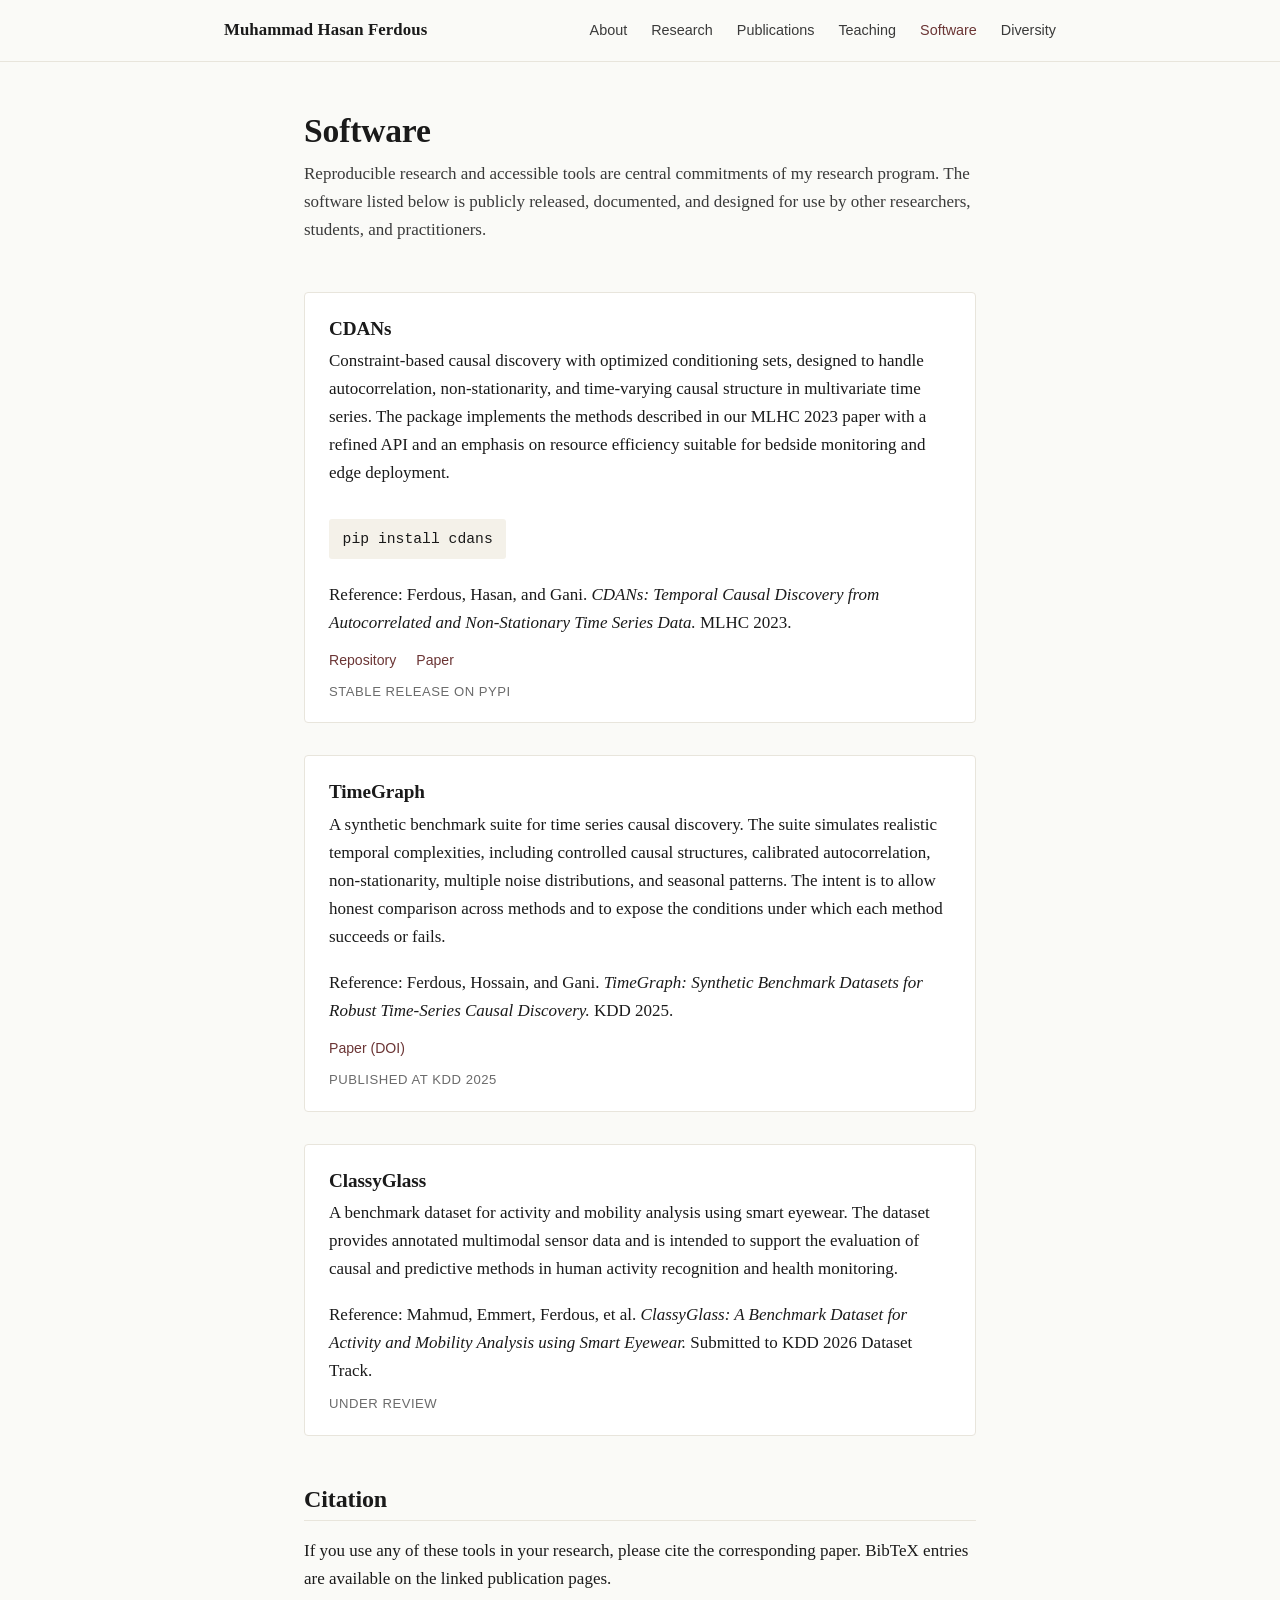
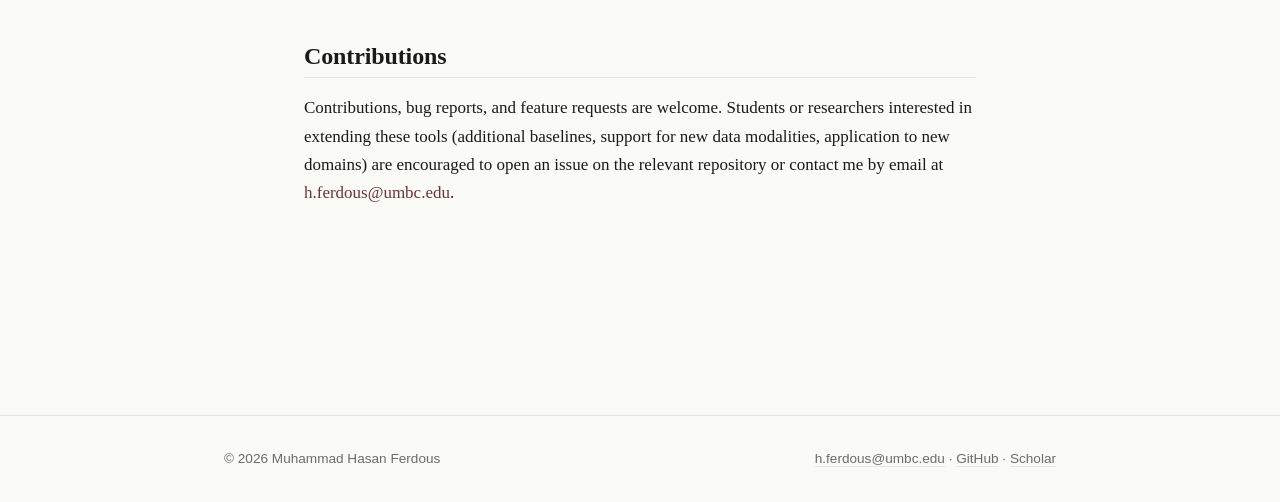
<file: software.html>
<!DOCTYPE html>
<html lang="en">
<head>
  <meta charset="UTF-8">
  <meta name="viewport" content="width=device-width, initial-scale=1.0">
  <title>Software · Muhammad Hasan Ferdous</title>
  <meta name="description" content="Open-source software portfolio: CDANs Python package, TimeGraph benchmark suite, and ClassyGlass.">
  <link rel="stylesheet" href="css/style.css">
  <link rel="canonical" href="https://mhasanferdous.github.io/software.html">
</head>
<body>

<nav class="site-nav">
  <div class="nav-inner">
    <a href="index.html" class="nav-brand">Muhammad Hasan Ferdous</a>
    <div class="nav-links">
      <a href="index.html">About</a>
      <a href="research.html">Research</a>
      <a href="publications.html">Publications</a>
      <a href="teaching.html">Teaching</a>
      <a href="software.html" class="active">Software</a>
      <a href="diversity.html">Diversity</a>
    </div>
  </div>
</nav>

<main>
<div class="container">

<section>
  <h1>Software</h1>
  <p class="page-intro">
    Reproducible research and accessible tools are central commitments of my research program. The software listed below is publicly released, documented, and designed for use by other researchers, students, and practitioners.
  </p>
</section>

<section>
  <article class="software-card">
    <h3>CDANs</h3>
    <p>
      Constraint-based causal discovery with optimized conditioning sets, designed to handle autocorrelation, non-stationarity, and time-varying causal structure in multivariate time series. The package implements the methods described in our MLHC 2023 paper with a refined API and an emphasis on resource efficiency suitable for bedside monitoring and edge deployment.
    </p>
    <code class="install">pip install cdans</code>
    <p style="margin: 0.5rem 0 0;">
      Reference: Ferdous, Hasan, and Gani. <em>CDANs: Temporal Causal Discovery from Autocorrelated and Non-Stationary Time Series Data.</em> MLHC 2023.
    </p>
    <div class="links">
      <a href="https://github.com/hferdous/CDANs">Repository</a>
      <a href="publications.html#cdans">Paper</a>
    </div>
    <div class="status">Stable release on PyPI</div>
  </article>

  <article class="software-card">
    <h3>TimeGraph</h3>
    <p>
      A synthetic benchmark suite for time series causal discovery. The suite simulates realistic temporal complexities, including controlled causal structures, calibrated autocorrelation, non-stationarity, multiple noise distributions, and seasonal patterns. The intent is to allow honest comparison across methods and to expose the conditions under which each method succeeds or fails.
    </p>
    <p style="margin: 0.5rem 0 0;">
      Reference: Ferdous, Hossain, and Gani. <em>TimeGraph: Synthetic Benchmark Datasets for Robust Time-Series Causal Discovery.</em> KDD 2025.
    </p>
    <div class="links">
      <a href="https://doi.org/10.1145/3711896.3737439">Paper (DOI)</a>
    </div>
    <div class="status">Published at KDD 2025</div>
  </article>

  <article class="software-card">
    <h3>ClassyGlass</h3>
    <p>
      A benchmark dataset for activity and mobility analysis using smart eyewear. The dataset provides annotated multimodal sensor data and is intended to support the evaluation of causal and predictive methods in human activity recognition and health monitoring.
    </p>
    <p style="margin: 0.5rem 0 0;">
      Reference: Mahmud, Emmert, Ferdous, et al. <em>ClassyGlass: A Benchmark Dataset for Activity and Mobility Analysis using Smart Eyewear.</em> Submitted to KDD 2026 Dataset Track.
    </p>
    <div class="status">Under review</div>
  </article>
</section>

<section>
  <h2>Citation</h2>
  <p>
    If you use any of these tools in your research, please cite the corresponding paper. BibTeX entries are available on the linked publication pages.
  </p>
</section>

<section>
  <h2>Contributions</h2>
  <p>
    Contributions, bug reports, and feature requests are welcome. Students or researchers interested in extending these tools (additional baselines, support for new data modalities, application to new domains) are encouraged to open an issue on the relevant repository or contact me by email at <a href="mailto:h.ferdous@umbc.edu">h.ferdous@umbc.edu</a>.
  </p>
</section>

</div>
</main>

<footer class="site-footer">
  <div class="container-wide">
    <span>&copy; 2026 Muhammad Hasan Ferdous</span>
    <span>
      <a href="mailto:h.ferdous@umbc.edu">h.ferdous@umbc.edu</a> ·
      <a href="https://github.com/hferdous">GitHub</a> ·
      <a href="https://scholar.google.com/citations?user=fOBzV-QAAAAJ&amp;hl=en">Scholar</a>
    </span>
  </div>
</footer>

</body>
</html>
</file>
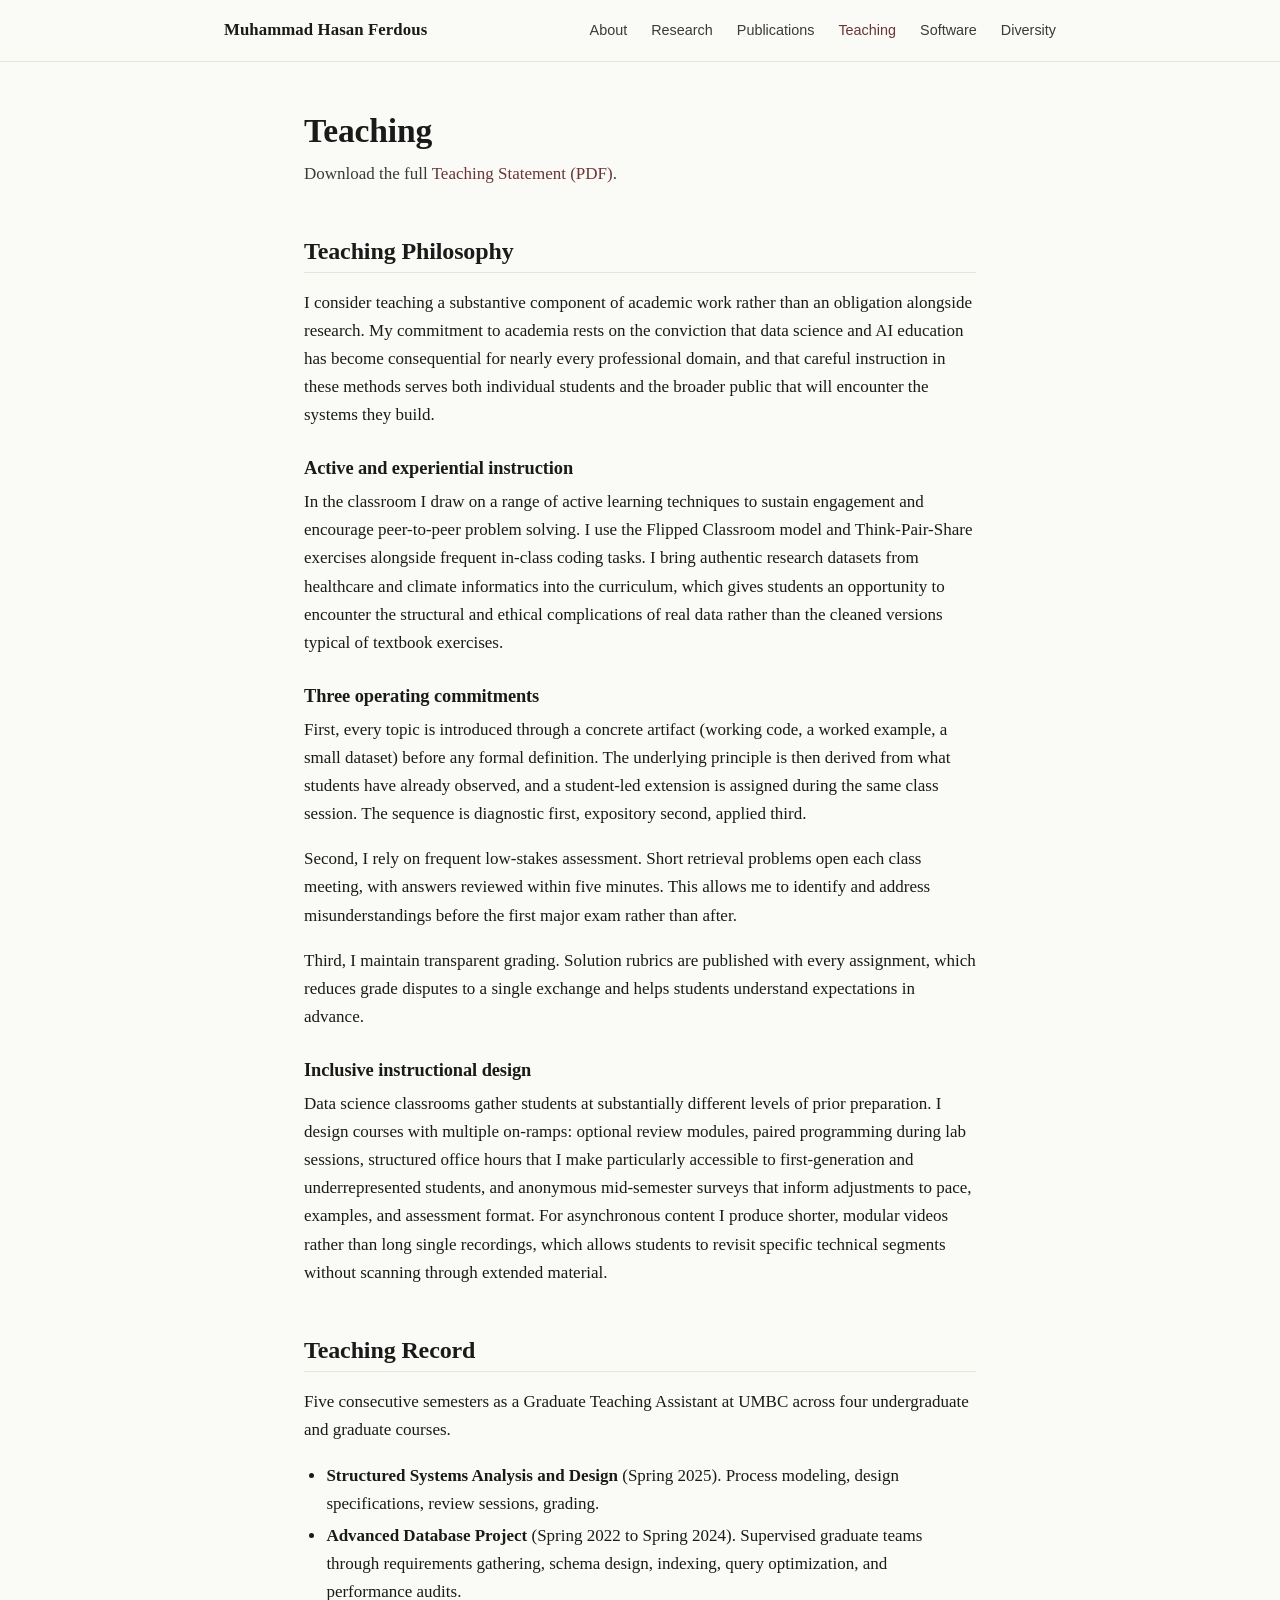
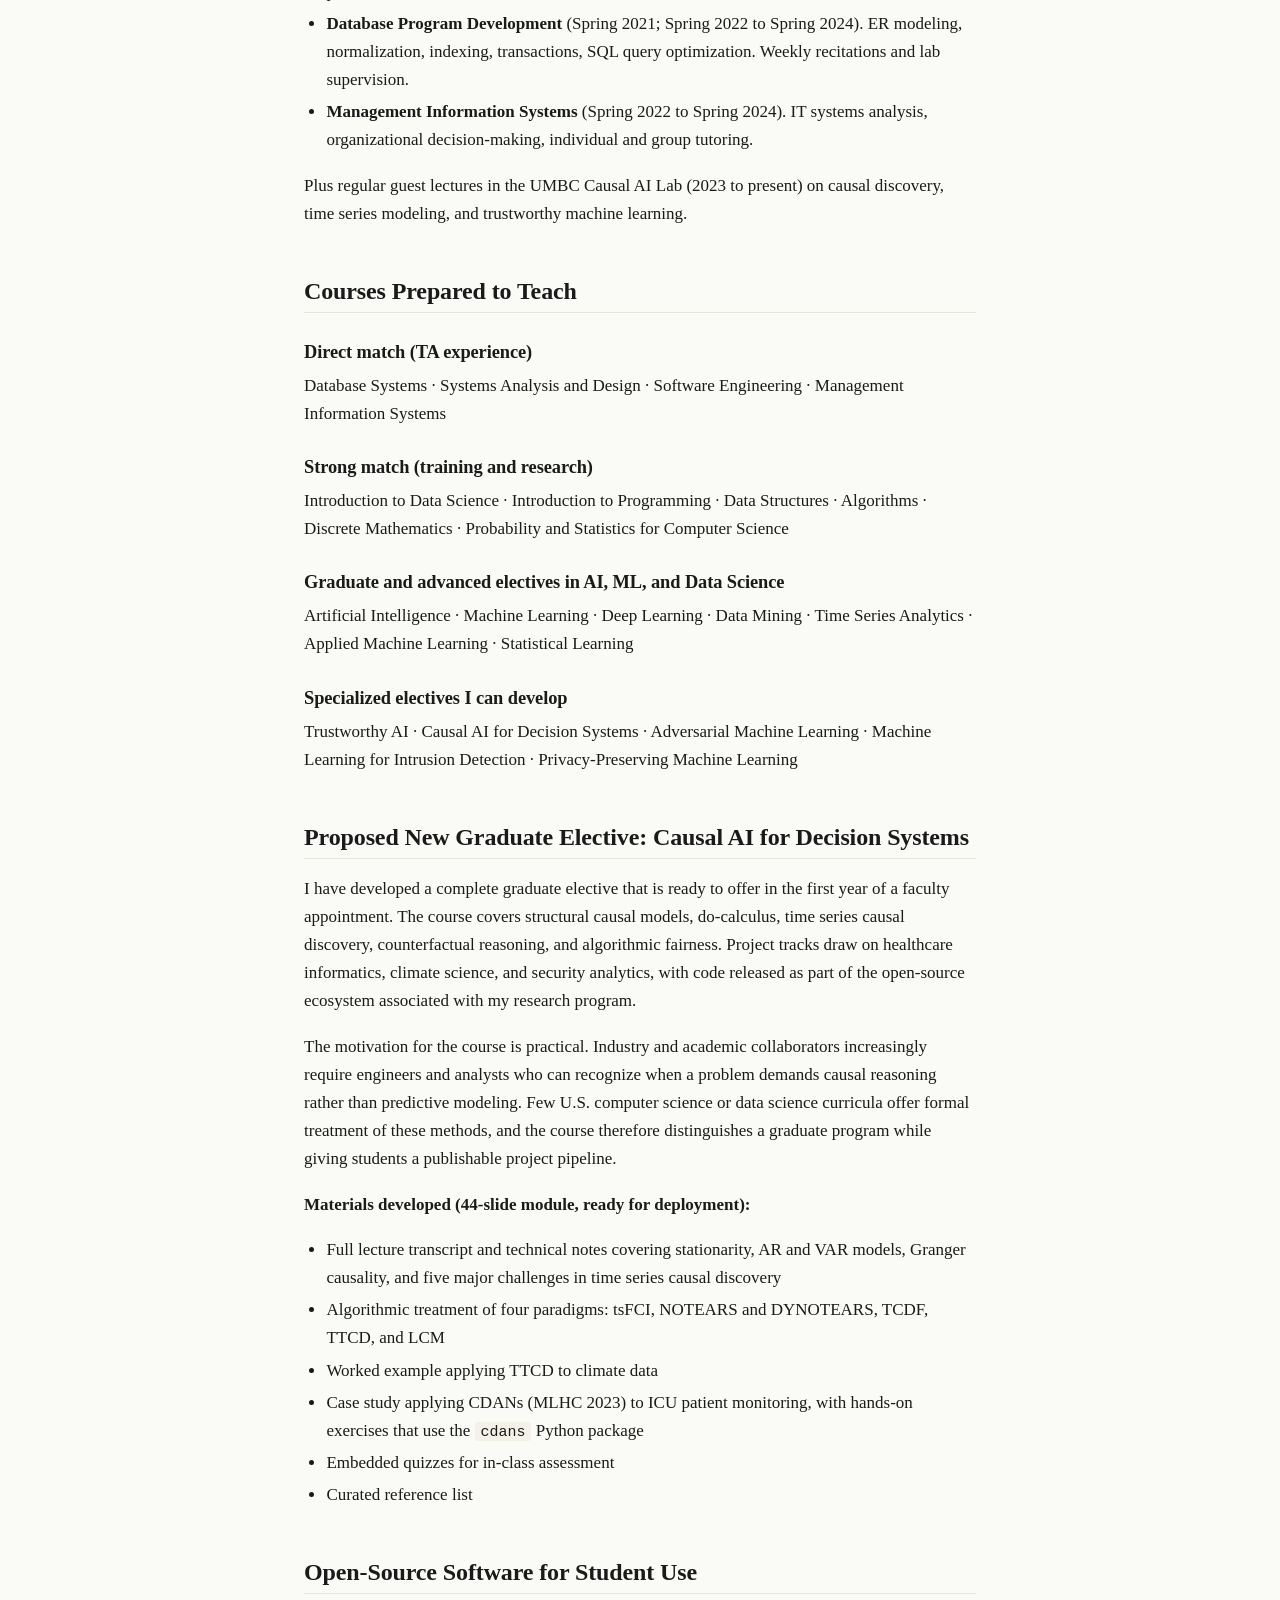
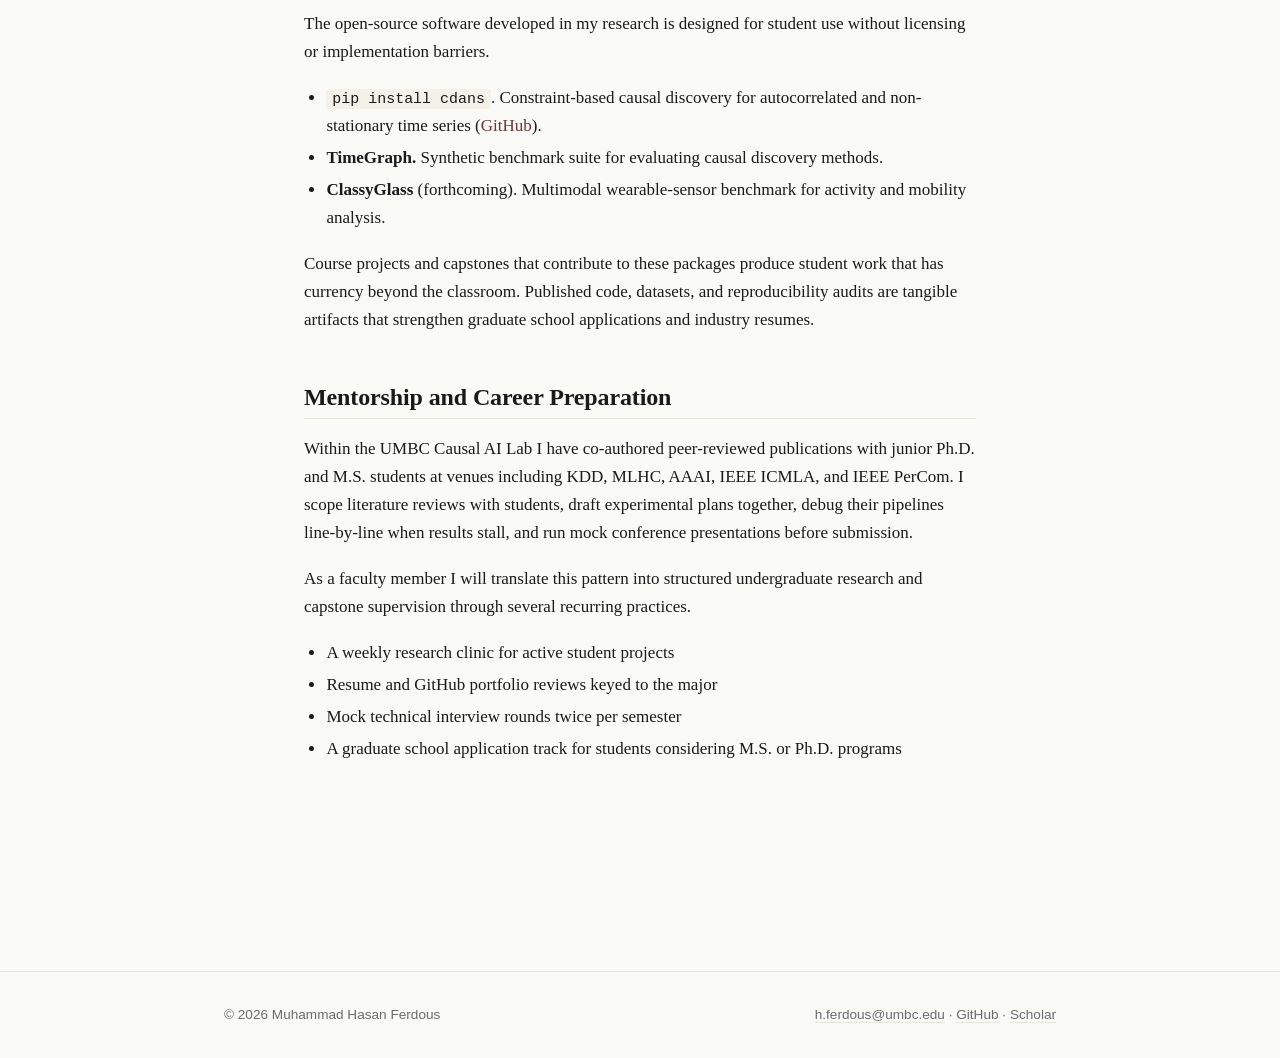
<file: teaching.html>
<!DOCTYPE html>
<html lang="en">
<head>
  <meta charset="UTF-8">
  <meta name="viewport" content="width=device-width, initial-scale=1.0">
  <title>Teaching · Muhammad Hasan Ferdous</title>
  <meta name="description" content="Teaching philosophy, record, course preparation, and mentoring approach.">
  <link rel="stylesheet" href="css/style.css">
  <link rel="canonical" href="https://mhasanferdous.github.io/teaching.html">
</head>
<body>

<nav class="site-nav">
  <div class="nav-inner">
    <a href="index.html" class="nav-brand">Muhammad Hasan Ferdous</a>
    <div class="nav-links">
      <a href="index.html">About</a>
      <a href="research.html">Research</a>
      <a href="publications.html">Publications</a>
      <a href="teaching.html" class="active">Teaching</a>
      <a href="software.html">Software</a>
      <a href="diversity.html">Diversity</a>
    </div>
  </div>
</nav>

<main>
<div class="container">

<section>
  <h1>Teaching</h1>
  <p class="page-intro">
    Download the full <a href="files/teaching-statement.pdf">Teaching Statement (PDF)</a>.
  </p>
</section>

<section>
  <h2>Teaching Philosophy</h2>

  <p>
    I consider teaching a substantive component of academic work rather than an obligation alongside research. My commitment to academia rests on the conviction that data science and AI education has become consequential for nearly every professional domain, and that careful instruction in these methods serves both individual students and the broader public that will encounter the systems they build.
  </p>

  <h3>Active and experiential instruction</h3>
  <p>
    In the classroom I draw on a range of active learning techniques to sustain engagement and encourage peer-to-peer problem solving. I use the Flipped Classroom model and Think-Pair-Share exercises alongside frequent in-class coding tasks. I bring authentic research datasets from healthcare and climate informatics into the curriculum, which gives students an opportunity to encounter the structural and ethical complications of real data rather than the cleaned versions typical of textbook exercises.
  </p>

  <h3>Three operating commitments</h3>
  <p>
    First, every topic is introduced through a concrete artifact (working code, a worked example, a small dataset) before any formal definition. The underlying principle is then derived from what students have already observed, and a student-led extension is assigned during the same class session. The sequence is diagnostic first, expository second, applied third.
  </p>
  <p>
    Second, I rely on frequent low-stakes assessment. Short retrieval problems open each class meeting, with answers reviewed within five minutes. This allows me to identify and address misunderstandings before the first major exam rather than after.
  </p>
  <p>
    Third, I maintain transparent grading. Solution rubrics are published with every assignment, which reduces grade disputes to a single exchange and helps students understand expectations in advance.
  </p>

  <h3>Inclusive instructional design</h3>
  <p>
    Data science classrooms gather students at substantially different levels of prior preparation. I design courses with multiple on-ramps: optional review modules, paired programming during lab sessions, structured office hours that I make particularly accessible to first-generation and underrepresented students, and anonymous mid-semester surveys that inform adjustments to pace, examples, and assessment format. For asynchronous content I produce shorter, modular videos rather than long single recordings, which allows students to revisit specific technical segments without scanning through extended material.
  </p>
</section>

<section>
  <h2>Teaching Record</h2>
  <p>
    Five consecutive semesters as a Graduate Teaching Assistant at UMBC across four undergraduate and graduate courses.
  </p>
  <ul>
    <li><strong>Structured Systems Analysis and Design</strong> (Spring 2025). Process modeling, design specifications, review sessions, grading.</li>
    <li><strong>Advanced Database Project</strong> (Spring 2022 to Spring 2024). Supervised graduate teams through requirements gathering, schema design, indexing, query optimization, and performance audits.</li>
    <li><strong>Database Program Development</strong> (Spring 2021; Spring 2022 to Spring 2024). ER modeling, normalization, indexing, transactions, SQL query optimization. Weekly recitations and lab supervision.</li>
    <li><strong>Management Information Systems</strong> (Spring 2022 to Spring 2024). IT systems analysis, organizational decision-making, individual and group tutoring.</li>
  </ul>
  <p>
    Plus regular guest lectures in the UMBC Causal AI Lab (2023 to present) on causal discovery, time series modeling, and trustworthy machine learning.
  </p>
</section>

<section>
  <h2>Courses Prepared to Teach</h2>

  <h3>Direct match (TA experience)</h3>
  <p>Database Systems · Systems Analysis and Design · Software Engineering · Management Information Systems</p>

  <h3>Strong match (training and research)</h3>
  <p>Introduction to Data Science · Introduction to Programming · Data Structures · Algorithms · Discrete Mathematics · Probability and Statistics for Computer Science</p>

  <h3>Graduate and advanced electives in AI, ML, and Data Science</h3>
  <p>Artificial Intelligence · Machine Learning · Deep Learning · Data Mining · Time Series Analytics · Applied Machine Learning · Statistical Learning</p>

  <h3>Specialized electives I can develop</h3>
  <p>Trustworthy AI · Causal AI for Decision Systems · Adversarial Machine Learning · Machine Learning for Intrusion Detection · Privacy-Preserving Machine Learning</p>
</section>

<section>
  <h2>Proposed New Graduate Elective: Causal AI for Decision Systems</h2>

  <p>
    I have developed a complete graduate elective that is ready to offer in the first year of a faculty appointment. The course covers structural causal models, do-calculus, time series causal discovery, counterfactual reasoning, and algorithmic fairness. Project tracks draw on healthcare informatics, climate science, and security analytics, with code released as part of the open-source ecosystem associated with my research program.
  </p>

  <p>
    The motivation for the course is practical. Industry and academic collaborators increasingly require engineers and analysts who can recognize when a problem demands causal reasoning rather than predictive modeling. Few U.S. computer science or data science curricula offer formal treatment of these methods, and the course therefore distinguishes a graduate program while giving students a publishable project pipeline.
  </p>

  <p><strong>Materials developed (44-slide module, ready for deployment):</strong></p>

  <ul>
    <li>Full lecture transcript and technical notes covering stationarity, AR and VAR models, Granger causality, and five major challenges in time series causal discovery</li>
    <li>Algorithmic treatment of four paradigms: tsFCI, NOTEARS and DYNOTEARS, TCDF, TTCD, and LCM</li>
    <li>Worked example applying TTCD to climate data</li>
    <li>Case study applying CDANs (MLHC 2023) to ICU patient monitoring, with hands-on exercises that use the <code>cdans</code> Python package</li>
    <li>Embedded quizzes for in-class assessment</li>
    <li>Curated reference list</li>
  </ul>
</section>

<section>
  <h2>Open-Source Software for Student Use</h2>
  <p>
    The open-source software developed in my research is designed for student use without licensing or implementation barriers.
  </p>
  <ul>
    <li><code>pip install cdans</code>. Constraint-based causal discovery for autocorrelated and non-stationary time series (<a href="https://github.com/hferdous/CDANs">GitHub</a>).</li>
    <li><strong>TimeGraph.</strong> Synthetic benchmark suite for evaluating causal discovery methods.</li>
    <li><strong>ClassyGlass</strong> (forthcoming). Multimodal wearable-sensor benchmark for activity and mobility analysis.</li>
  </ul>
  <p>
    Course projects and capstones that contribute to these packages produce student work that has currency beyond the classroom. Published code, datasets, and reproducibility audits are tangible artifacts that strengthen graduate school applications and industry resumes.
  </p>
</section>

<section>
  <h2>Mentorship and Career Preparation</h2>
  <p>
    Within the UMBC Causal AI Lab I have co-authored peer-reviewed publications with junior Ph.D. and M.S. students at venues including KDD, MLHC, AAAI, IEEE ICMLA, and IEEE PerCom. I scope literature reviews with students, draft experimental plans together, debug their pipelines line-by-line when results stall, and run mock conference presentations before submission.
  </p>
  <p>
    As a faculty member I will translate this pattern into structured undergraduate research and capstone supervision through several recurring practices.
  </p>
  <ul>
    <li>A weekly research clinic for active student projects</li>
    <li>Resume and GitHub portfolio reviews keyed to the major</li>
    <li>Mock technical interview rounds twice per semester</li>
    <li>A graduate school application track for students considering M.S. or Ph.D. programs</li>
  </ul>
</section>

</div>
</main>

<footer class="site-footer">
  <div class="container-wide">
    <span>&copy; 2026 Muhammad Hasan Ferdous</span>
    <span>
      <a href="mailto:h.ferdous@umbc.edu">h.ferdous@umbc.edu</a> ·
      <a href="https://github.com/hferdous">GitHub</a> ·
      <a href="https://scholar.google.com/citations?user=fOBzV-QAAAAJ&amp;hl=en">Scholar</a>
    </span>
  </div>
</footer>

</body>
</html>
</file>
<file: css/style.css>
/* =============================================================
   Muhammad Hasan Ferdous — academic site
   Design: refined academic, warm paper background, serif typography
   ============================================================= */

:root {
  /* Color tokens */
  --bg: #fafaf7;
  --bg-elevated: #ffffff;
  --text: #1a1a1a;
  --text-soft: #3a3a3a;
  --text-muted: #6b6b6b;
  --accent: #6b3535;
  --accent-hover: #8b2c2c;
  --border: #e8e5dc;
  --border-soft: #efece4;
  --code-bg: #f4f1e9;

  /* Typography */
  --serif: 'Charter', 'Iowan Old Style', 'Cambria', 'Georgia', serif;
  --sans: -apple-system, BlinkMacSystemFont, 'Segoe UI', 'Helvetica Neue', sans-serif;
  --mono: 'SF Mono', 'Menlo', 'Monaco', 'Consolas', monospace;

  /* Layout */
  --content-width: 720px;
  --wide-width: 880px;
}

/* Reset */
*, *::before, *::after {
  box-sizing: border-box;
}

html {
  -webkit-font-smoothing: antialiased;
  -moz-osx-font-smoothing: grayscale;
  text-rendering: optimizeLegibility;
}

body {
  margin: 0;
  font-family: var(--serif);
  font-size: 17px;
  line-height: 1.65;
  color: var(--text);
  background: var(--bg);
}

/* =============================================================
   Navigation
   ============================================================= */
.site-nav {
  position: sticky;
  top: 0;
  z-index: 50;
  background: rgba(250, 250, 247, 0.92);
  backdrop-filter: saturate(180%) blur(8px);
  -webkit-backdrop-filter: saturate(180%) blur(8px);
  border-bottom: 1px solid var(--border);
}

.nav-inner {
  max-width: var(--wide-width);
  margin: 0 auto;
  padding: 1rem 1.5rem;
  display: flex;
  align-items: baseline;
  justify-content: space-between;
  flex-wrap: wrap;
  gap: 0.5rem 1.5rem;
}

.nav-brand {
  font-family: var(--serif);
  font-weight: 600;
  font-size: 1.05rem;
  color: var(--text);
  text-decoration: none;
  letter-spacing: 0.005em;
}

.nav-brand:hover {
  color: var(--accent);
}

.nav-links {
  display: flex;
  gap: 1.5rem;
  font-family: var(--sans);
  font-size: 0.9rem;
}

.nav-links a {
  color: var(--text-soft);
  text-decoration: none;
  transition: color 0.15s ease;
  margin-right: 1.5rem; /* Fallback for browsers without flex gap */
}

.nav-links a:last-child {
  margin-right: 0;
}

@supports (gap: 1rem) {
  .nav-links a {
    margin-right: 0;
  }
}

.nav-links a:hover,
.nav-links a.active {
  color: var(--accent);
}

/* =============================================================
   Layout containers
   ============================================================= */
.container {
  max-width: var(--content-width);
  margin: 0 auto;
  padding: 0 1.5rem;
}

.container-wide {
  max-width: var(--wide-width);
  margin: 0 auto;
  padding: 0 1.5rem;
}

main {
  padding: 3rem 0 5rem;
}

section {
  margin: 3rem 0;
}

section:first-of-type {
  margin-top: 0;
}

/* =============================================================
   Typography
   ============================================================= */
h1, h2, h3, h4 {
  font-family: var(--serif);
  font-weight: 600;
  letter-spacing: -0.005em;
  color: var(--text);
  line-height: 1.25;
}

h1 {
  font-size: 2.1rem;
  margin: 0 0 0.5rem;
  font-weight: 700;
}

h2 {
  font-size: 1.5rem;
  margin: 2.5rem 0 1rem;
  padding-bottom: 0.4rem;
  border-bottom: 1px solid var(--border);
}

h3 {
  font-size: 1.15rem;
  margin: 1.75rem 0 0.5rem;
  font-weight: 600;
}

h4 {
  font-size: 1rem;
  margin: 1.25rem 0 0.4rem;
  font-weight: 600;
}

p {
  margin: 0 0 1.1rem;
}

p:last-child {
  margin-bottom: 0;
}

strong, b {
  font-weight: 600;
}

em, i {
  font-style: italic;
}

a {
  color: var(--accent);
  text-decoration: none;
  border-bottom: 1px solid transparent;
  transition: border-color 0.15s ease, color 0.15s ease;
}

a:hover {
  color: var(--accent-hover);
  border-bottom-color: var(--accent-hover);
}

code {
  font-family: var(--mono);
  font-size: 0.88em;
  background: var(--code-bg);
  padding: 0.12em 0.4em;
  border-radius: 3px;
  color: var(--text);
}

ul, ol {
  margin: 0 0 1.1rem;
  padding-left: 1.4rem;
}

li {
  margin: 0.25rem 0;
}

hr {
  border: 0;
  border-top: 1px solid var(--border);
  margin: 2.5rem 0;
}

blockquote {
  margin: 1.5rem 0;
  padding: 0.9rem 1.25rem;
  border-left: 3px solid var(--accent);
  background: var(--bg-elevated);
  font-style: italic;
  color: var(--text-soft);
}

blockquote p:last-child {
  margin-bottom: 0;
}

small, .muted {
  color: var(--text-muted);
  font-size: 0.9em;
}

/* =============================================================
   Hero / About section on homepage
   ============================================================= */
.hero {
  margin: 1rem 0 3rem;
}

.hero-meta {
  font-family: var(--sans);
  font-size: 0.95rem;
  color: var(--text-muted);
  margin: 0 0 1.5rem;
}

.hero-meta a {
  color: var(--text-muted);
  border-bottom: 1px solid var(--border);
}

.hero-meta a:hover {
  color: var(--accent);
}

.hero-meta strong {
  color: var(--text-soft);
  font-weight: 500;
}

.social-links {
  display: flex;
  flex-wrap: wrap;
  gap: 0.5rem 1.25rem;
  margin: 1.25rem 0 0;
  font-family: var(--sans);
  font-size: 0.92rem;
}

.social-links a {
  color: var(--text-soft);
  border-bottom: 1px solid var(--border);
  margin-right: 1.25rem; /* Fallback */
}

.social-links a:last-child {
  margin-right: 0;
}

@supports (gap: 1rem) {
  .social-links a {
    margin-right: 0;
  }
}

.social-links a:hover {
  color: var(--accent);
  border-bottom-color: var(--accent);
}

/* =============================================================
   Lists for publications, news, etc.
   ============================================================= */
.entry-list {
  list-style: none;
  padding: 0;
  margin: 1.5rem 0;
}

.entry-list > li {
  padding: 1rem 0;
  border-bottom: 1px solid var(--border-soft);
}

.entry-list > li:last-child {
  border-bottom: none;
}

.entry-list > li:first-child {
  padding-top: 0;
}

.pub-title {
  display: block;
  font-weight: 600;
  color: var(--text);
  margin-bottom: 0.15rem;
}

.pub-title a {
  color: var(--text);
  border-bottom: none;
}

.pub-title a:hover {
  color: var(--accent);
}

.pub-authors {
  font-size: 0.94rem;
  color: var(--text-soft);
  margin-bottom: 0.15rem;
}

.pub-venue {
  font-family: var(--sans);
  font-size: 0.86rem;
  color: var(--text-muted);
  font-style: italic;
}

.pub-links {
  margin-top: 0.4rem;
  font-family: var(--sans);
  font-size: 0.85rem;
  display: flex;
  flex-wrap: wrap;
  gap: 0.4rem 1rem;
}

.pub-links a {
  color: var(--accent);
  border-bottom: 1px dotted var(--accent);
}

.pub-links a:hover {
  border-bottom-style: solid;
}

.pub-badge {
  display: inline-block;
  font-family: var(--sans);
  font-size: 0.72rem;
  font-weight: 600;
  letter-spacing: 0.03em;
  text-transform: uppercase;
  padding: 0.12rem 0.5rem;
  border-radius: 3px;
  background: var(--code-bg);
  color: var(--accent);
  margin-right: 0.5rem;
  vertical-align: 0.15em;
}

/* News list */
.news-list {
  list-style: none;
  padding: 0;
  margin: 1rem 0;
}

.news-list > li {
  padding: 0.6rem 0;
  border-bottom: 1px solid var(--border-soft);
  display: flex;
  gap: 0.5rem 1rem;
  flex-wrap: wrap;
}

.news-list > li:last-child {
  border-bottom: none;
}

.news-date {
  flex: 0 0 auto;
  font-family: var(--sans);
  font-size: 0.86rem;
  color: var(--text-muted);
  min-width: 110px;
  font-variant-numeric: tabular-nums;
}

.news-body {
  flex: 1 1 350px;
  font-size: 0.97rem;
}

.news-body a {
  border-bottom: 1px solid var(--border);
}

.news-body a:hover {
  border-bottom-color: var(--accent);
}

/* =============================================================
   Software cards
   ============================================================= */
.software-card {
  margin: 2rem 0;
  padding: 1.5rem 1.5rem 1.25rem;
  background: var(--bg-elevated);
  border: 1px solid var(--border);
  border-radius: 4px;
}

.software-card h3 {
  margin-top: 0;
  margin-bottom: 0.4rem;
  font-size: 1.2rem;
}

.software-card .install {
  font-family: var(--mono);
  font-size: 0.92rem;
  background: var(--code-bg);
  padding: 0.5rem 0.85rem;
  border-radius: 3px;
  margin: 0.85rem 0;
  display: inline-block;
}

.software-card .links {
  margin-top: 0.75rem;
  font-family: var(--sans);
  font-size: 0.88rem;
  display: flex;
  flex-wrap: wrap;
  gap: 0.4rem 1.25rem;
}

.software-card .status {
  font-family: var(--sans);
  font-size: 0.82rem;
  color: var(--text-muted);
  margin-top: 0.5rem;
  text-transform: uppercase;
  letter-spacing: 0.04em;
}

/* =============================================================
   Tables
   ============================================================= */
.data-table {
  width: 100%;
  border-collapse: collapse;
  margin: 1.5rem 0;
  font-size: 0.94rem;
}

.data-table th,
.data-table td {
  text-align: left;
  padding: 0.6rem 0.85rem;
  border-bottom: 1px solid var(--border-soft);
  vertical-align: top;
}

.data-table th {
  font-family: var(--sans);
  font-size: 0.82rem;
  text-transform: uppercase;
  letter-spacing: 0.03em;
  color: var(--accent);
  border-bottom: 1px solid var(--accent);
  background: transparent;
}

.data-table tr:last-child td {
  border-bottom: 1px solid var(--border);
}

/* =============================================================
   Page-specific helpers
   ============================================================= */
.page-intro {
  margin: 0 0 2rem;
  color: var(--text-soft);
}

.page-intro p {
  font-size: 1.05rem;
}

.thrust {
  margin: 1.75rem 0;
}

.thrust h3 {
  margin-bottom: 0.5rem;
}

.thrust-note {
  font-family: var(--sans);
  font-size: 0.84rem;
  color: var(--text-muted);
  text-transform: uppercase;
  letter-spacing: 0.04em;
  margin: 0 0 0.3rem;
}

.market-banner {
  margin: 2rem 0;
  padding: 1.25rem 1.5rem;
  background: var(--bg-elevated);
  border-left: 3px solid var(--accent);
  border-radius: 0 4px 4px 0;
}

.market-banner p {
  margin: 0;
  font-family: var(--serif);
  font-size: 0.98rem;
  color: var(--text-soft);
}

.download-list {
  display: flex;
  flex-wrap: wrap;
  gap: 0.5rem 1.5rem;
  margin: 1.25rem 0;
  font-family: var(--sans);
  font-size: 0.92rem;
}

.download-list a {
  color: var(--accent);
  border-bottom: 1px dotted var(--accent);
  margin-right: 1.5rem; /* Fallback */
}

.download-list a:last-child {
  margin-right: 0;
}

@supports (gap: 1rem) {
  .download-list a {
    margin-right: 0;
  }
}

.download-list a:hover {
  border-bottom-style: solid;
}

/* =============================================================
   Footer
   ============================================================= */
.site-footer {
  border-top: 1px solid var(--border);
  padding: 2rem 0;
  margin-top: 5rem;
  font-family: var(--sans);
  font-size: 0.85rem;
  color: var(--text-muted);
}

.site-footer .container-wide {
  display: flex;
  flex-wrap: wrap;
  gap: 0.5rem 1.5rem;
  justify-content: space-between;
  align-items: baseline;
}

.site-footer a {
  color: var(--text-muted);
  border-bottom: 1px solid var(--border);
}

.site-footer a:hover {
  color: var(--accent);
}

/* =============================================================
   Responsive
   ============================================================= */
@media (max-width: 640px) {
  body {
    font-size: 16px;
  }

  h1 {
    font-size: 1.75rem;
  }

  h2 {
    font-size: 1.3rem;
  }

  .nav-inner {
    padding: 0.85rem 1.25rem;
  }

  .nav-links {
    gap: 1rem;
    font-size: 0.85rem;
  }

  main {
    padding: 2rem 0 3rem;
  }

  .news-list > li {
    flex-direction: column;
    gap: 0.2rem;
  }

  .news-date {
    min-width: 0;
  }

  blockquote {
    padding: 0.75rem 1rem;
  }

  .market-banner {
    padding: 1rem 1.25rem;
  }
}

/* Subtle entrance for content */
@media (prefers-reduced-motion: no-preference) {
  main > section {
    animation: fadeUp 0.5s ease-out backwards;
  }

  main > section:nth-child(1) { animation-delay: 0.05s; }
  main > section:nth-child(2) { animation-delay: 0.12s; }
  main > section:nth-child(3) { animation-delay: 0.18s; }
  main > section:nth-child(4) { animation-delay: 0.24s; }
}

@keyframes fadeUp {
  from {
    opacity: 0;
    transform: translateY(8px);
  }
  to {
    opacity: 1;
    transform: translateY(0);
  }
}

/* Selection */
::selection {
  background: var(--accent);
  color: #ffffff;
}
</file>
